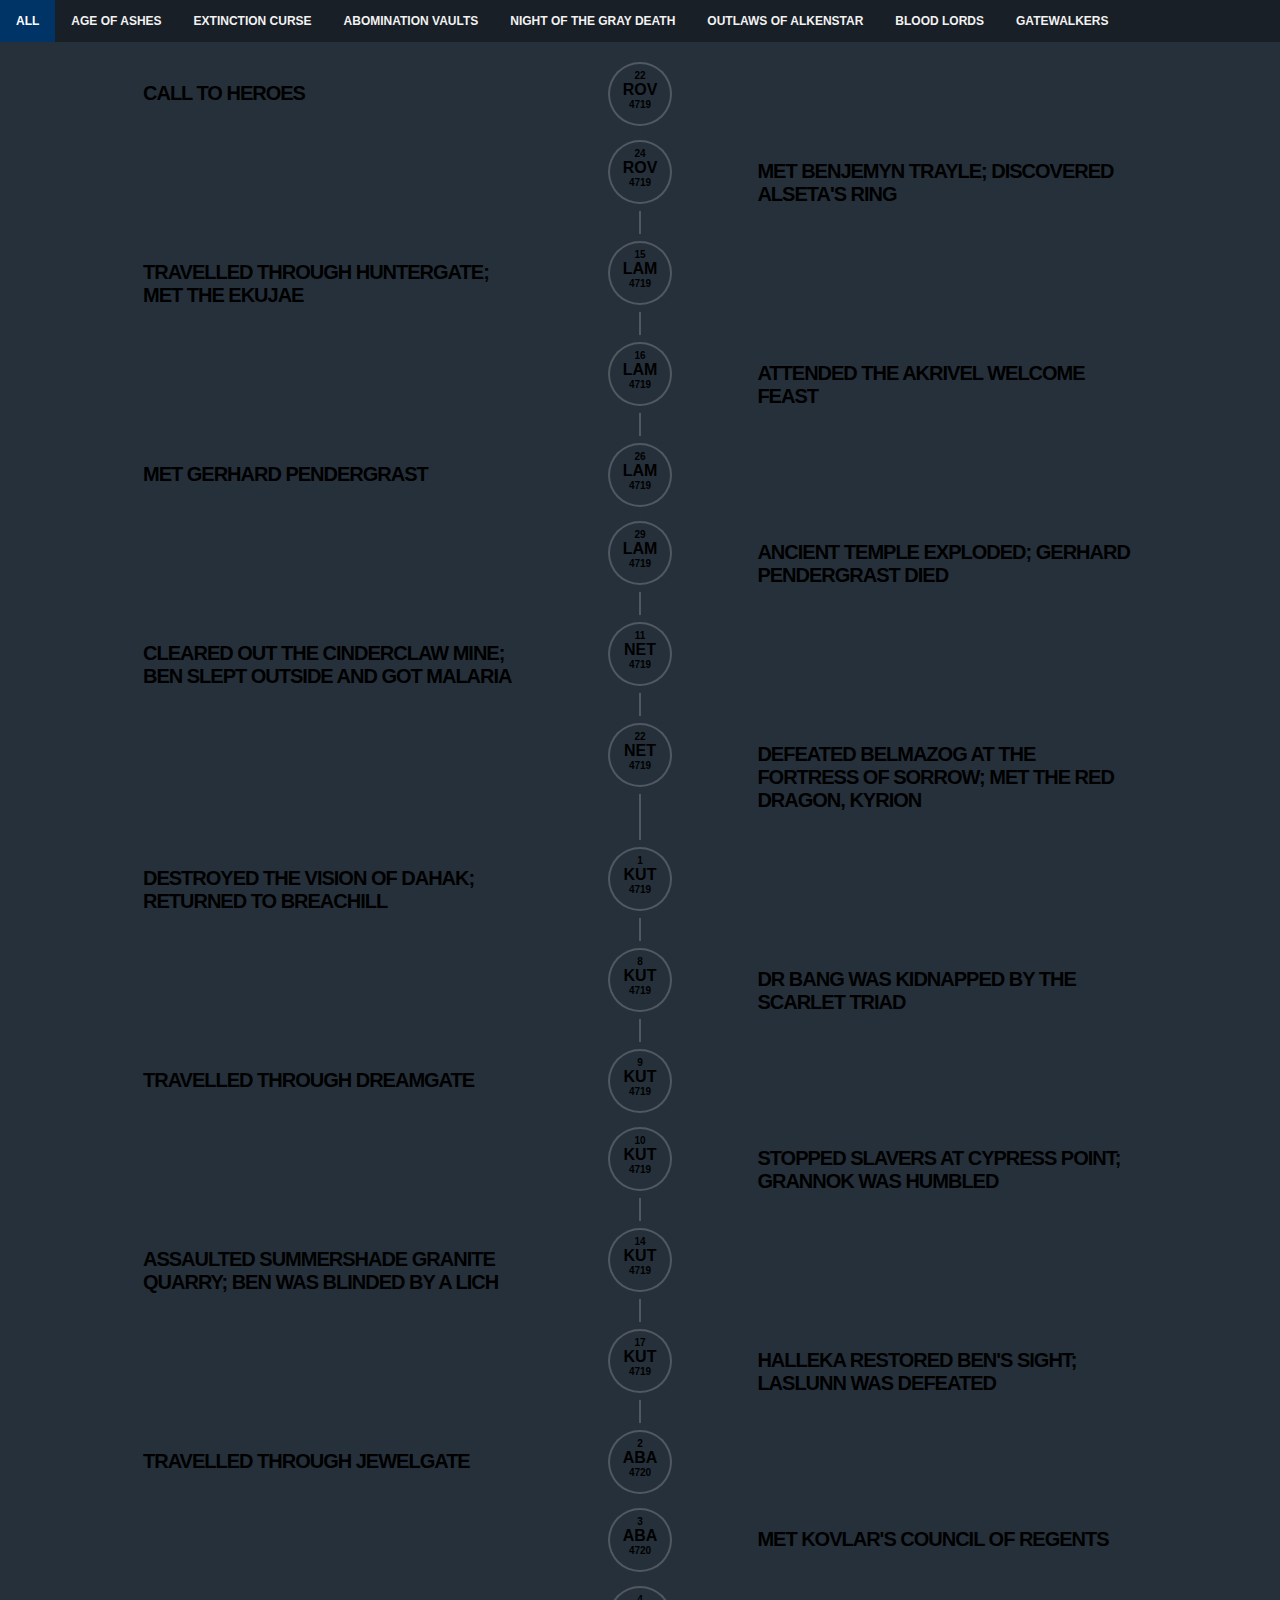
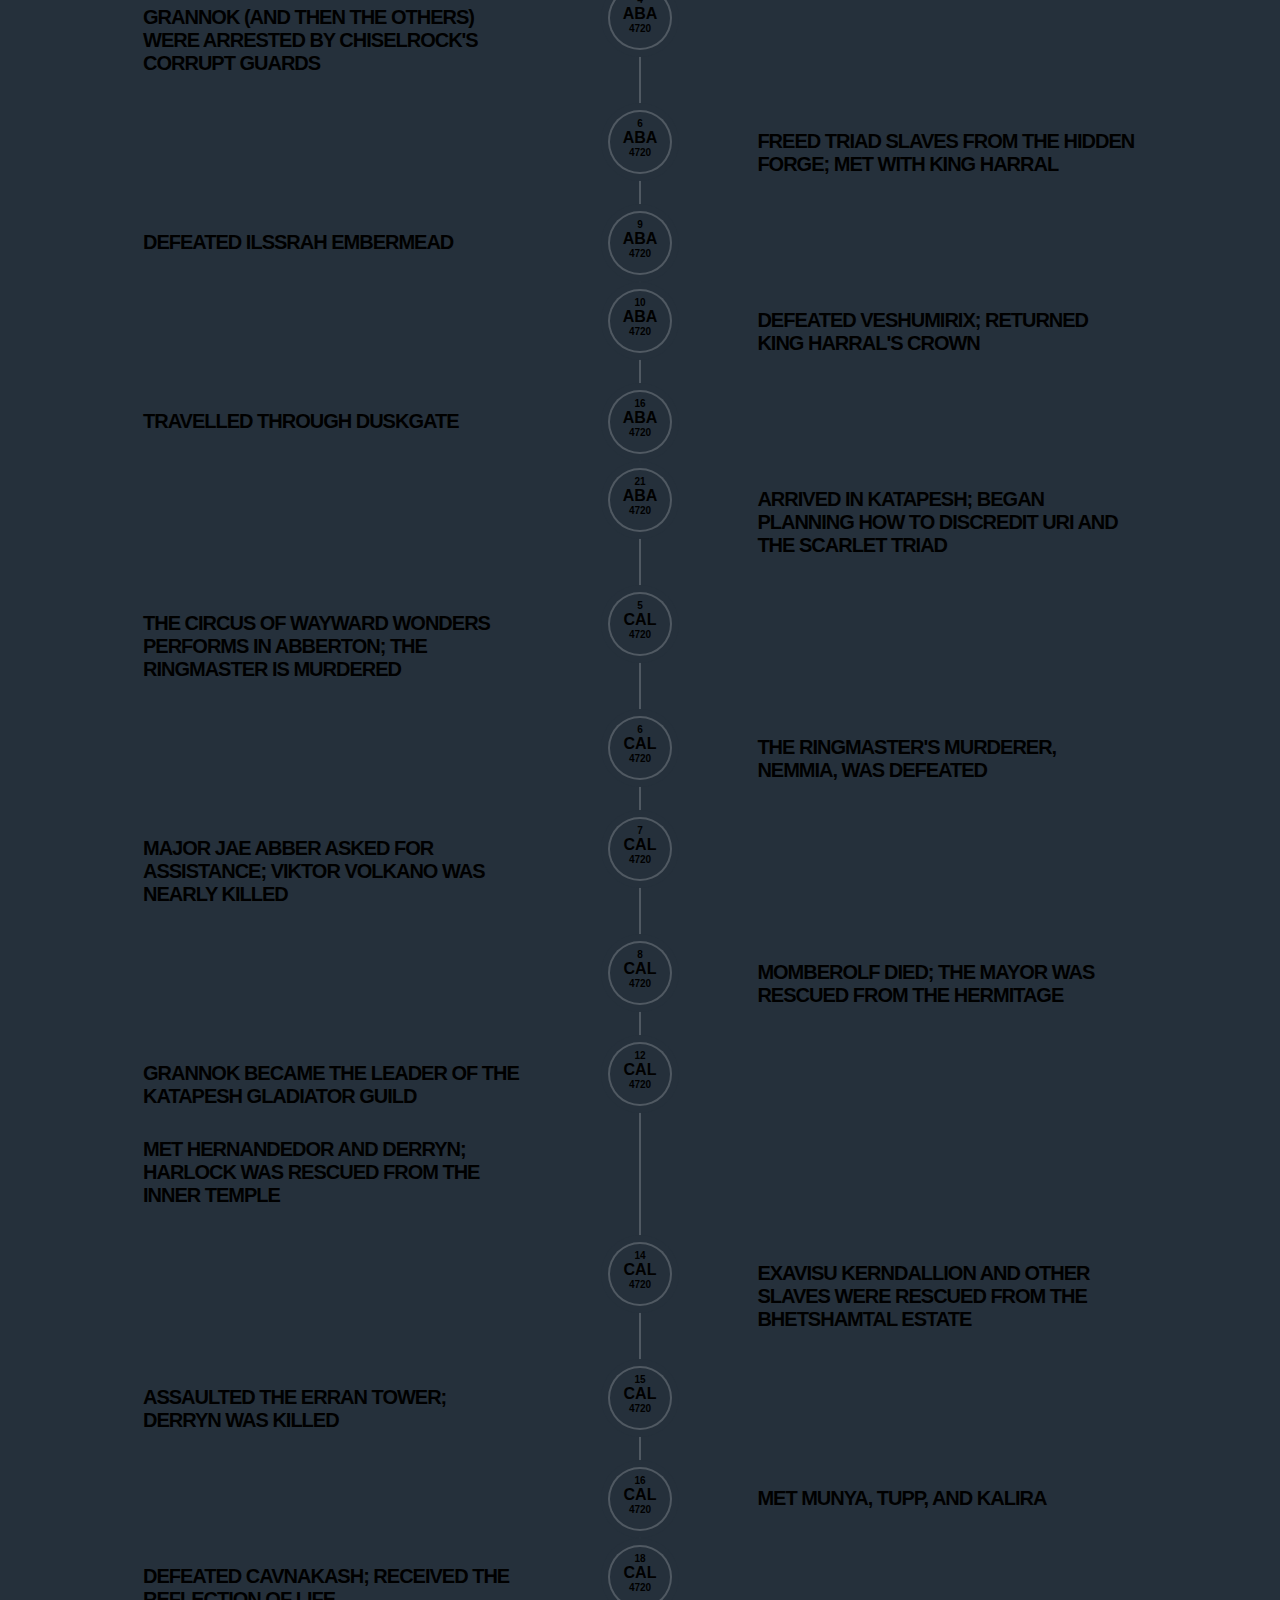
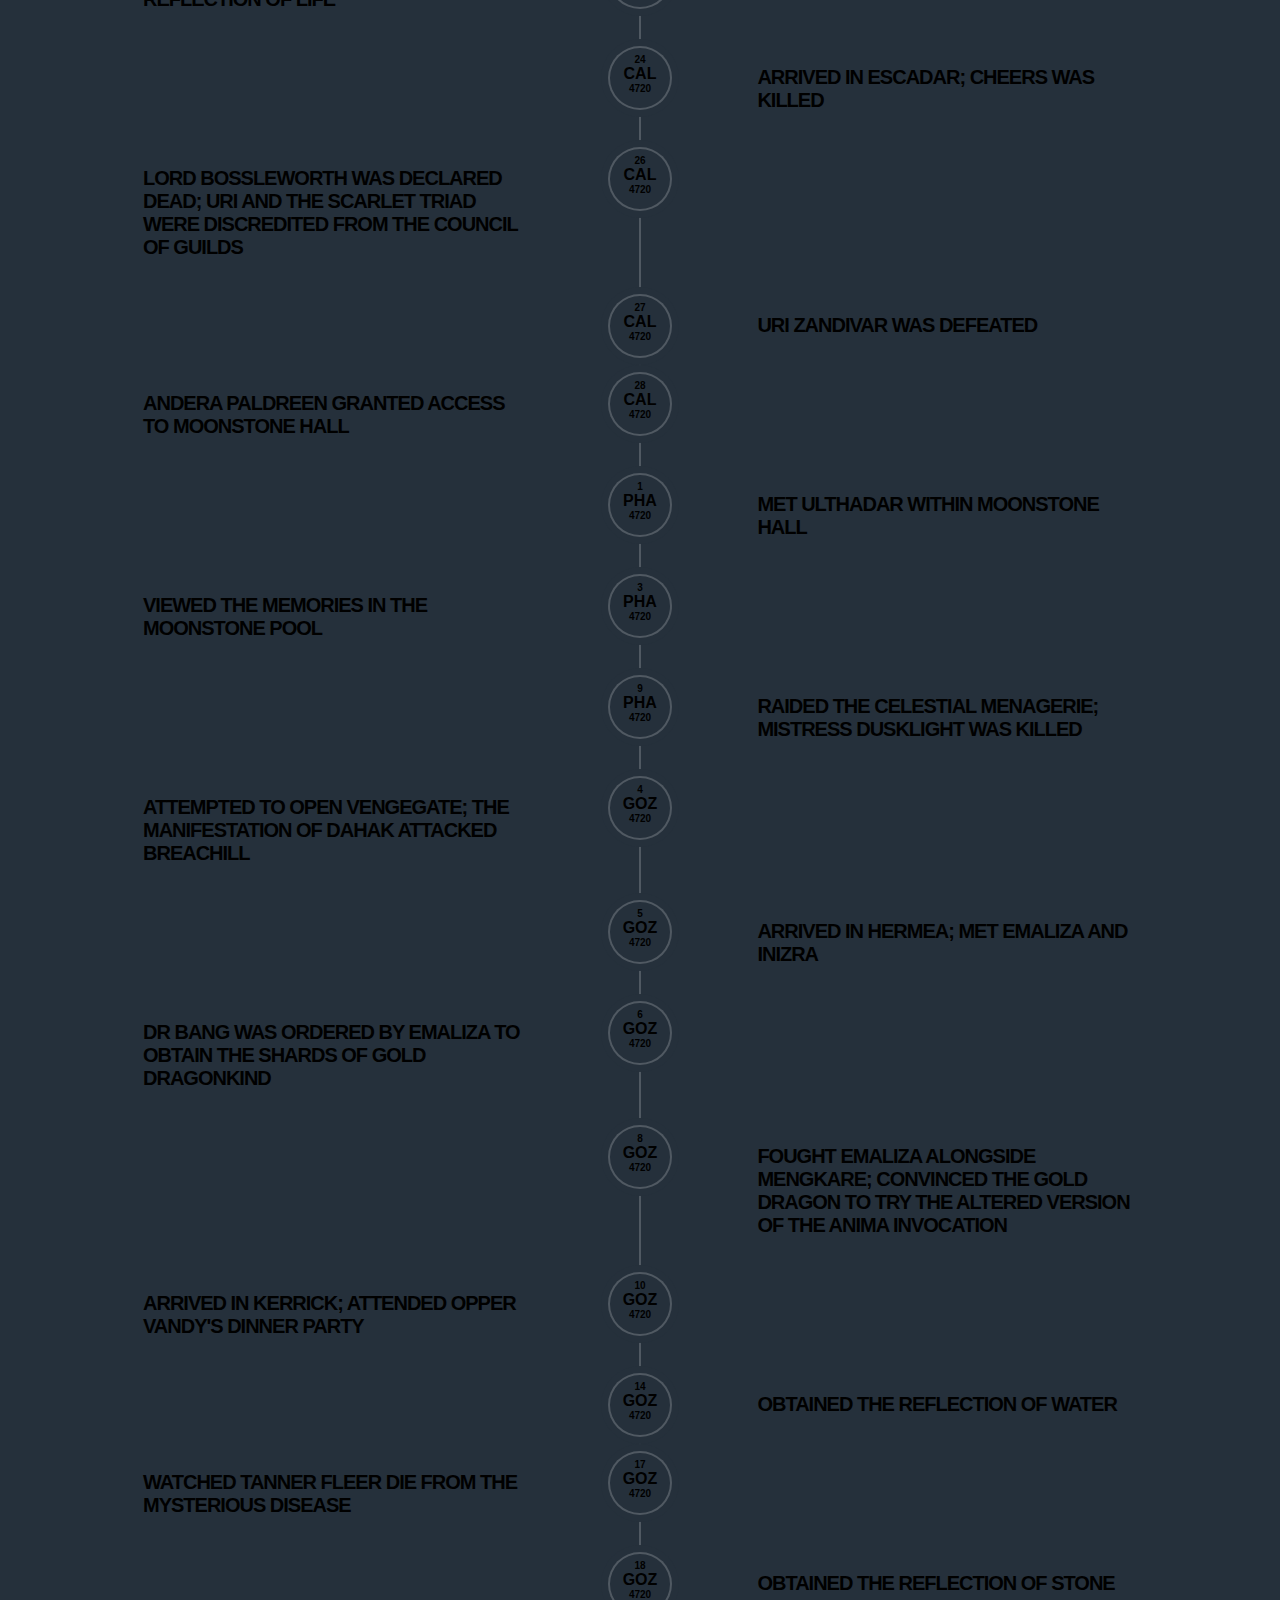
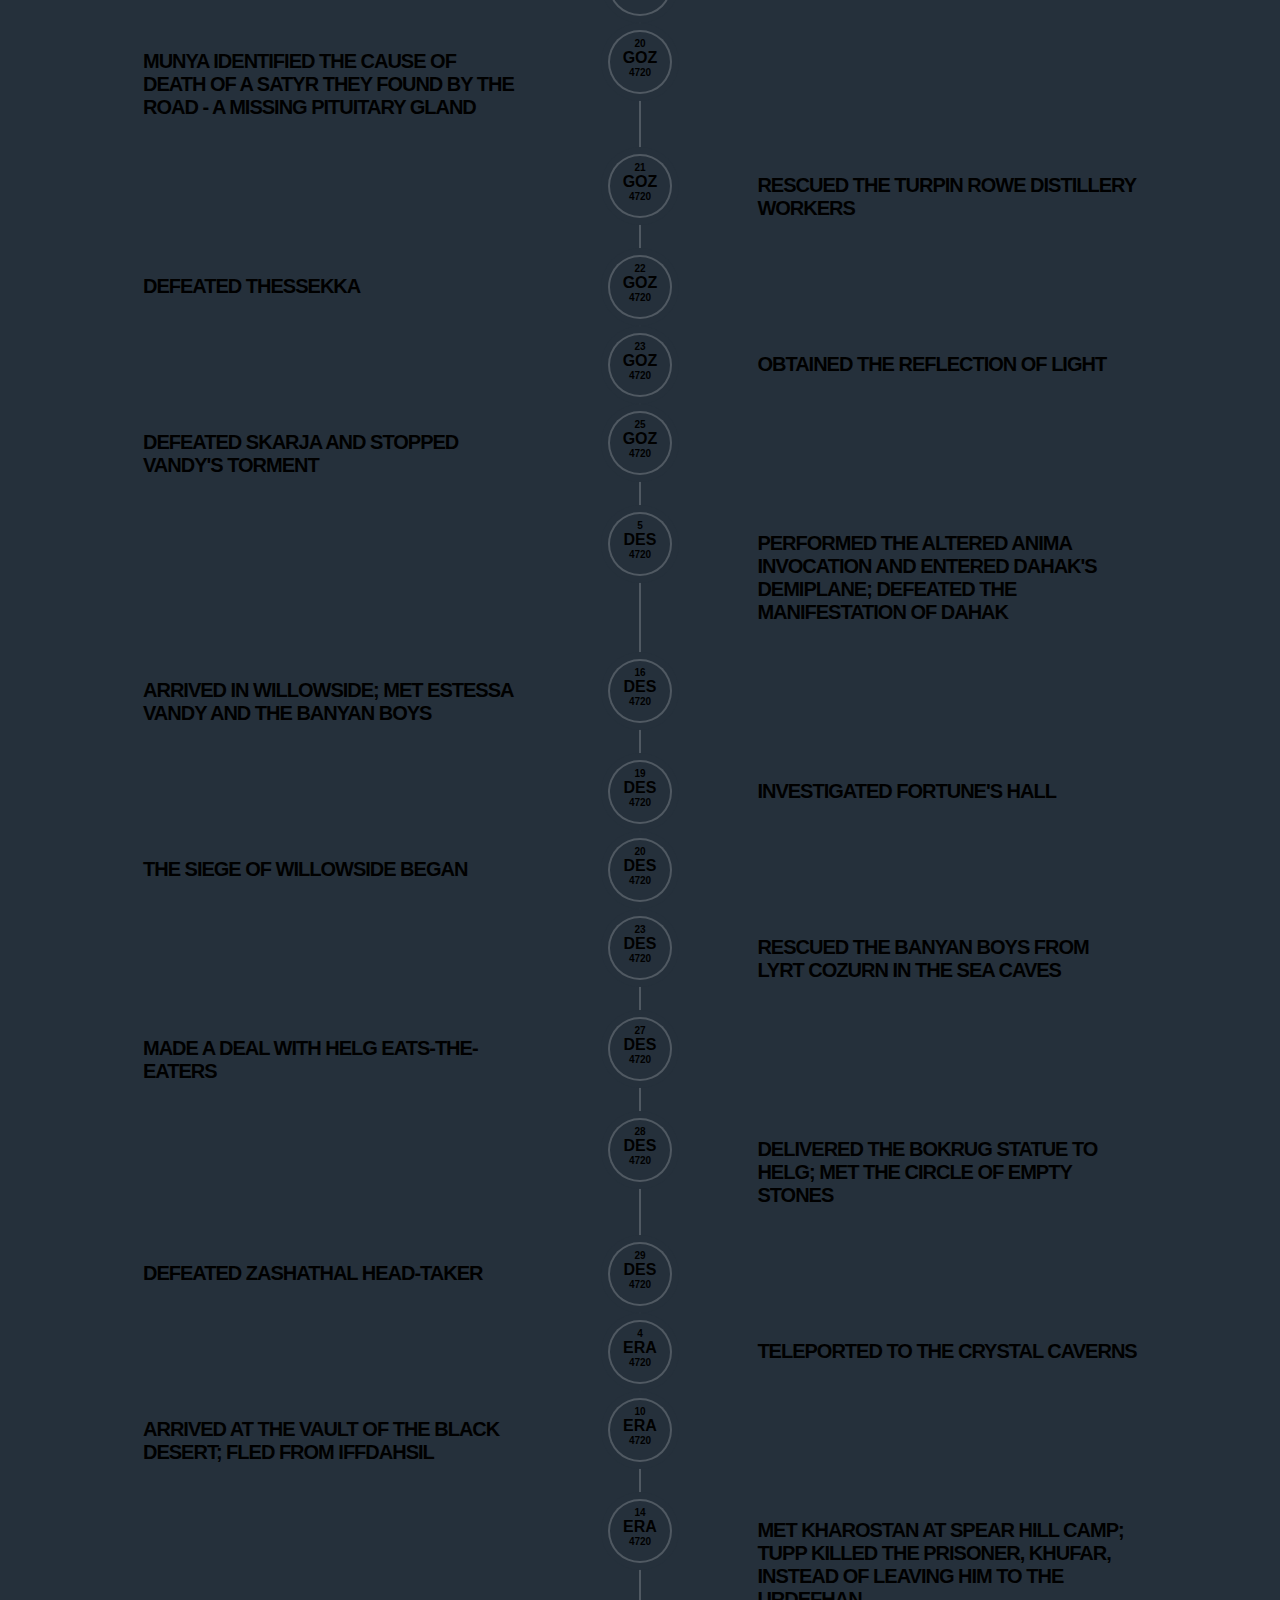
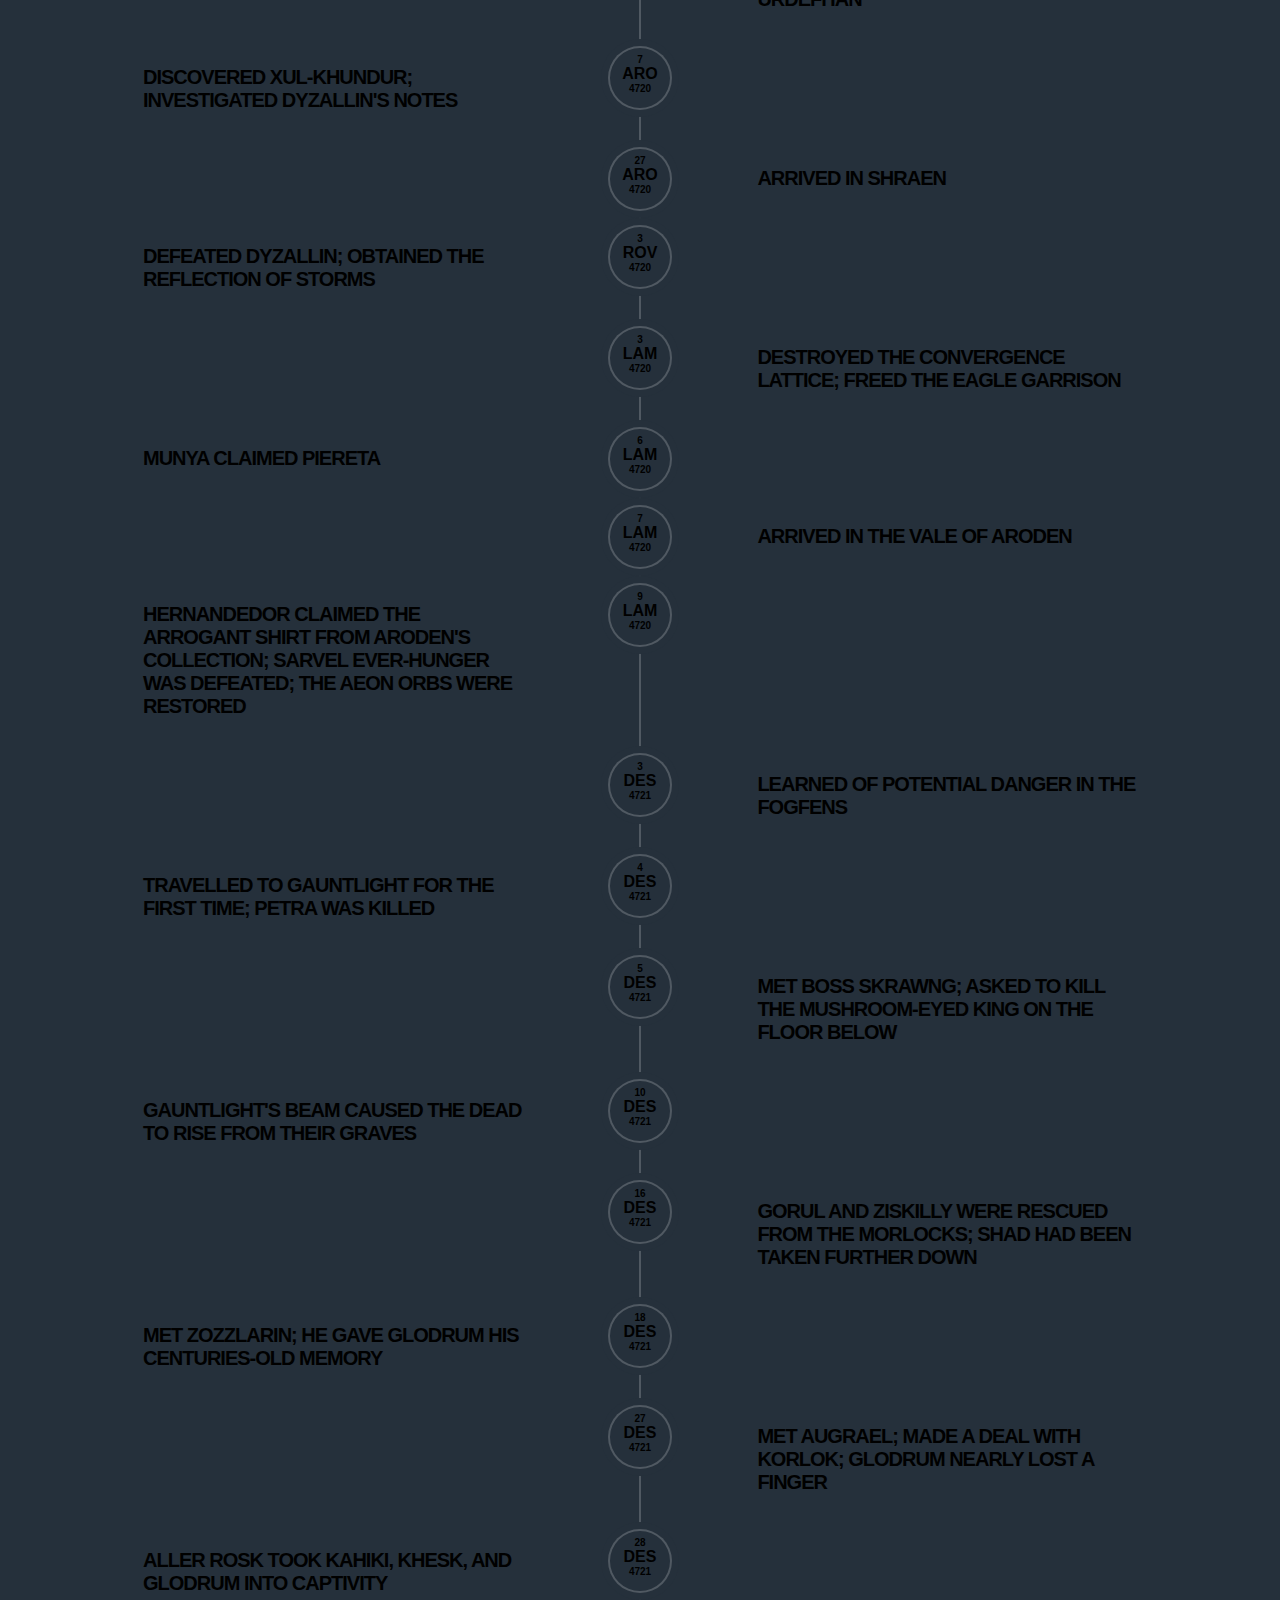
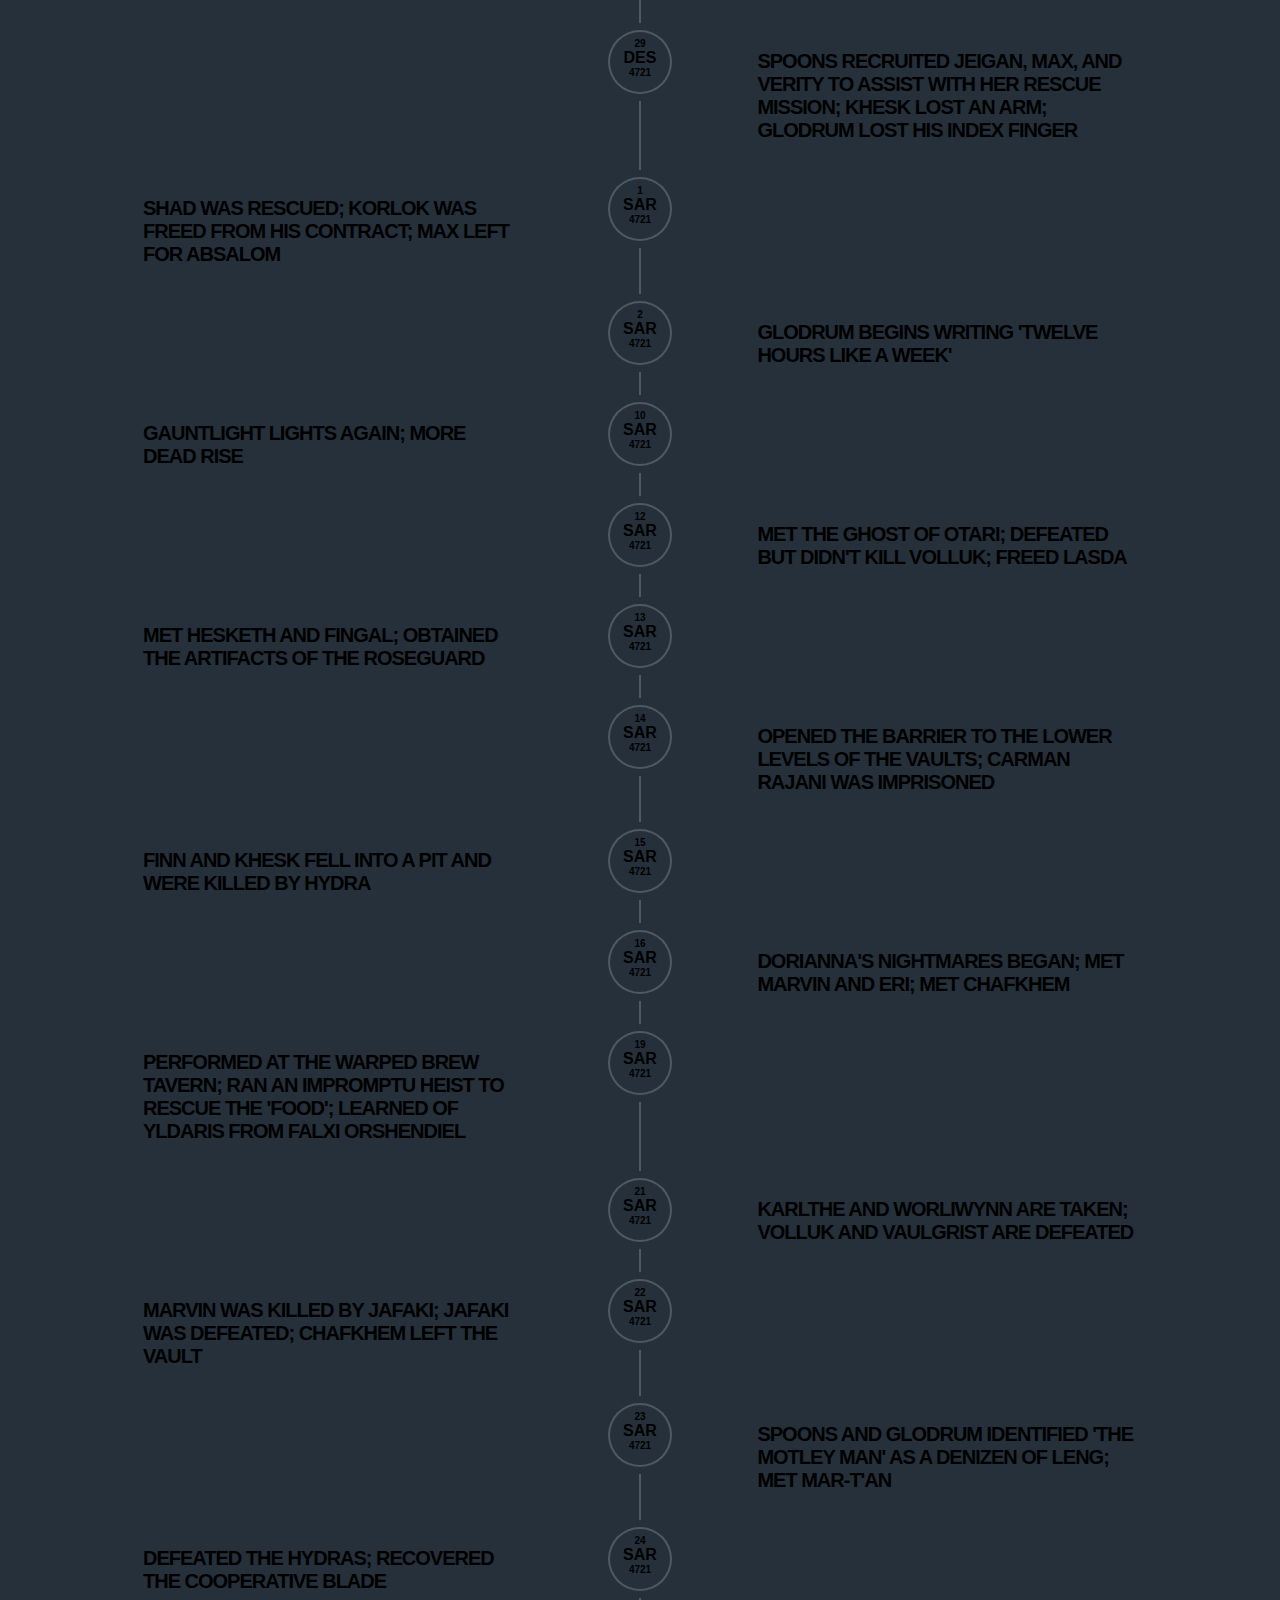
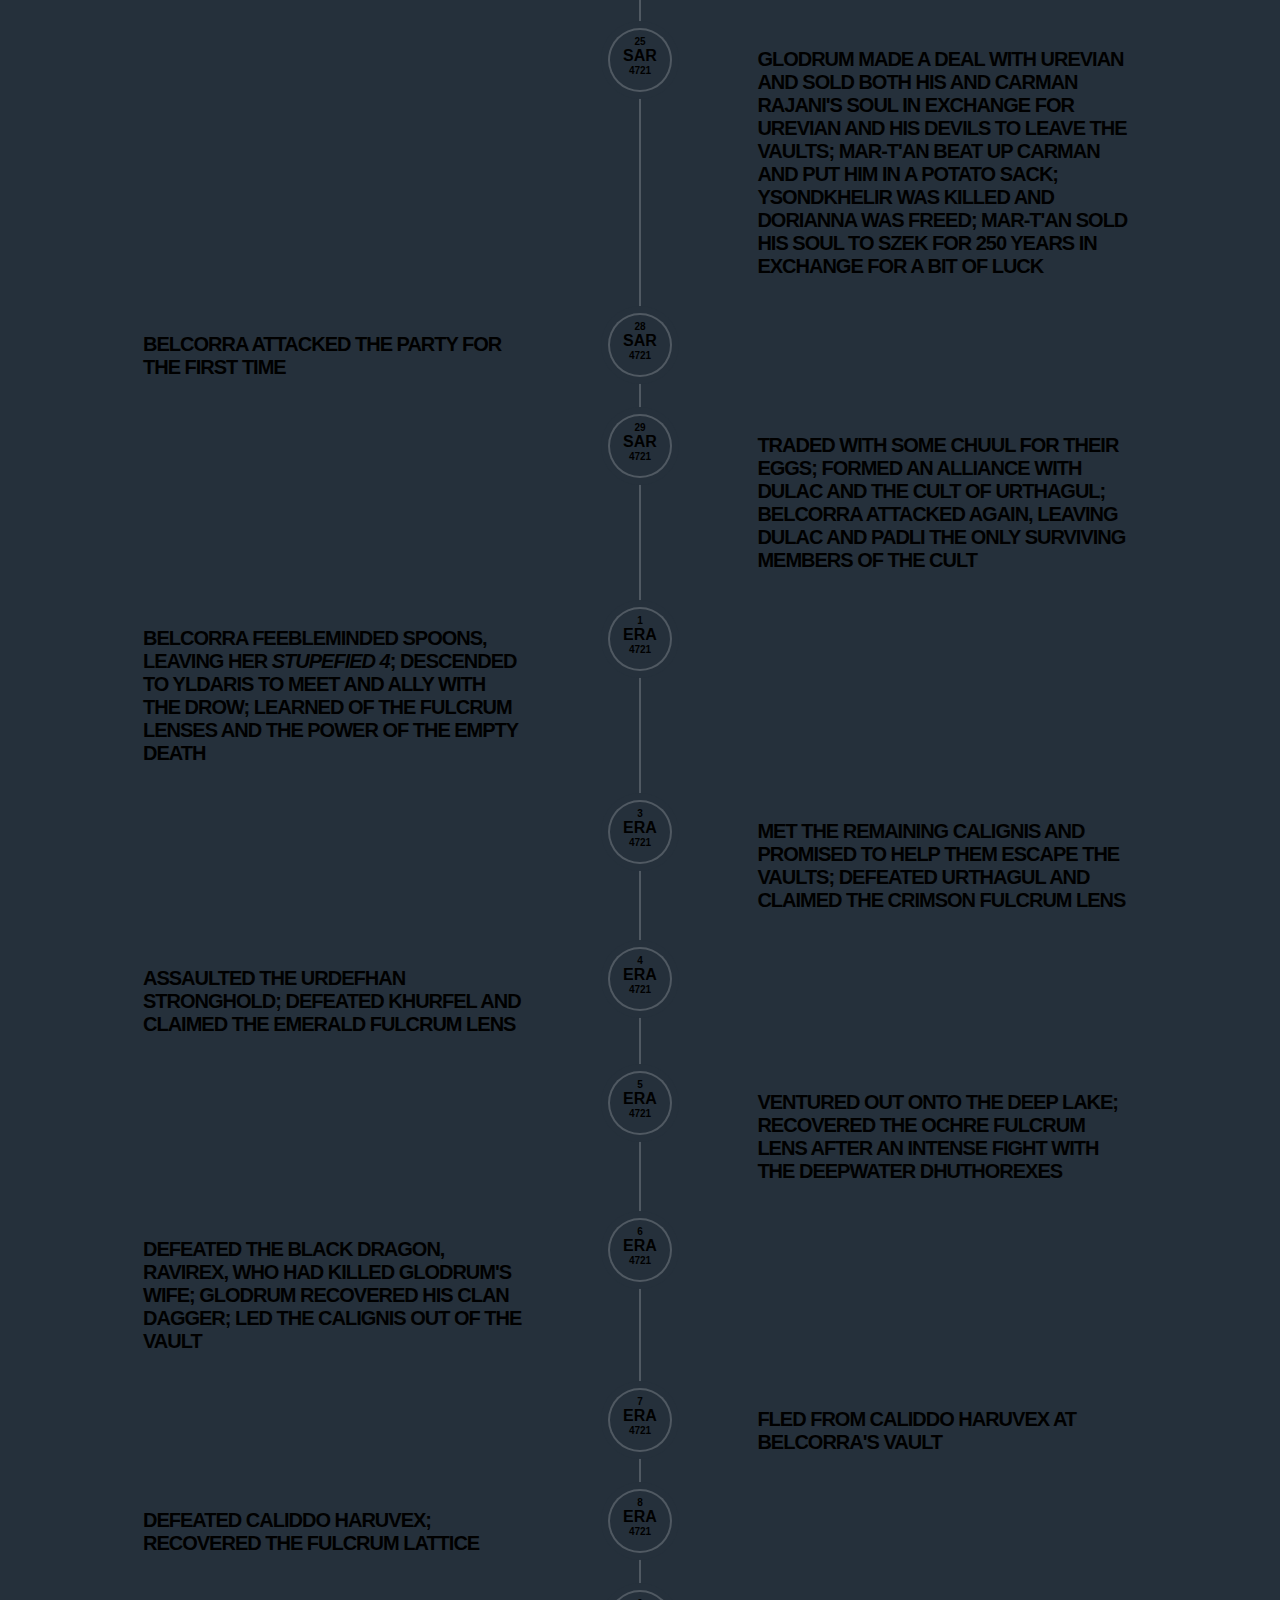
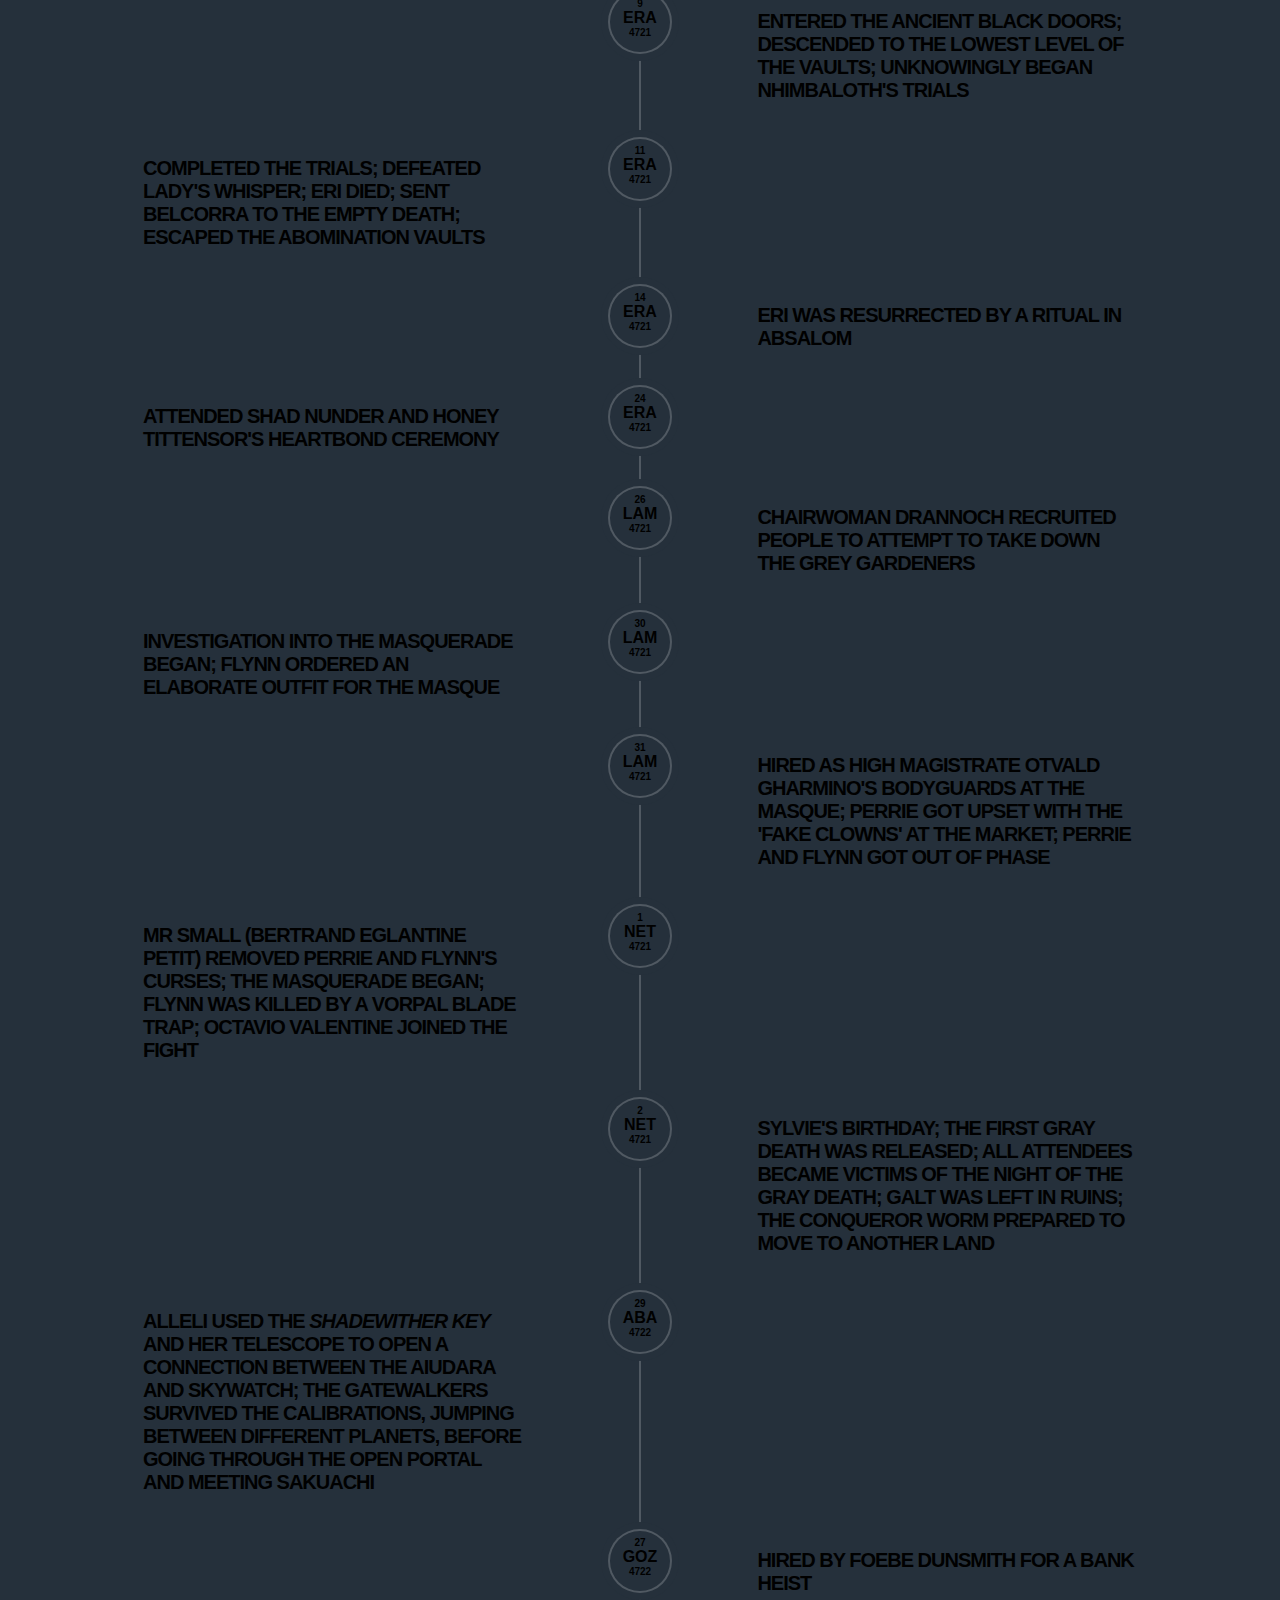
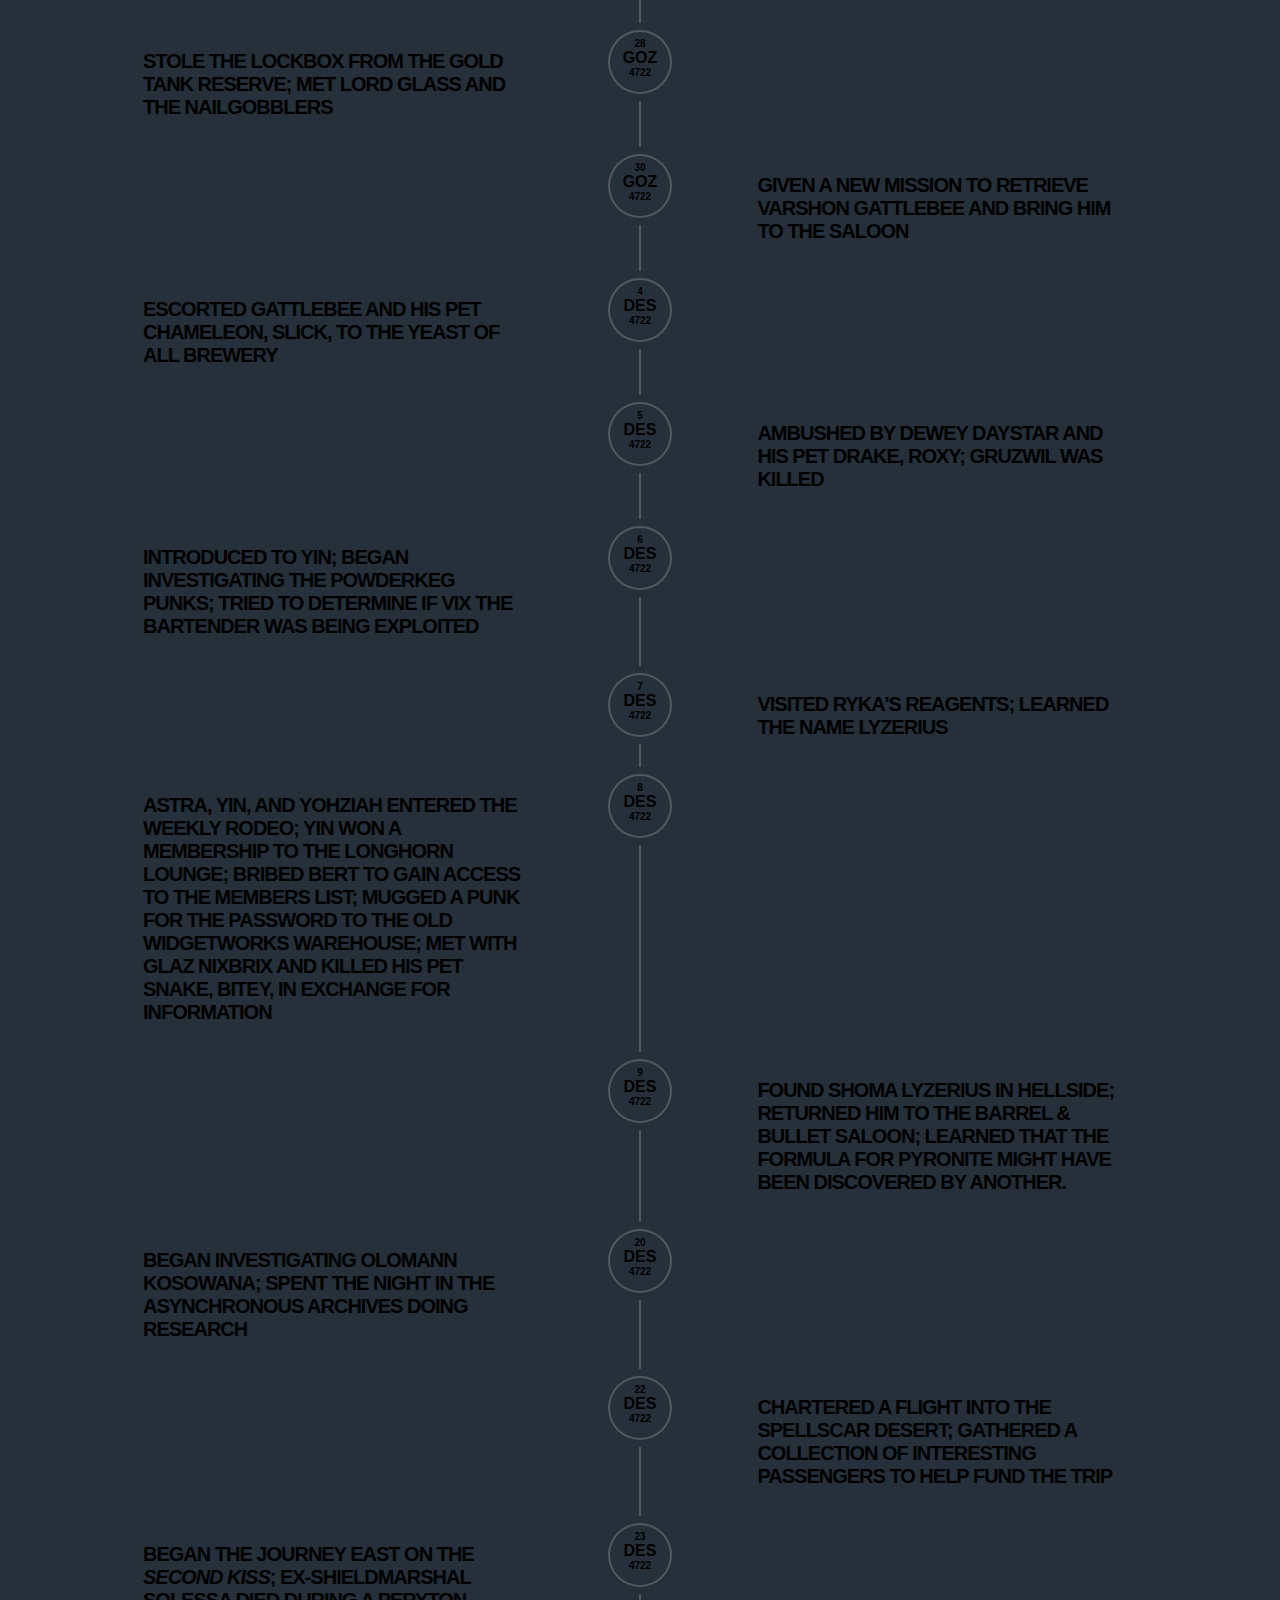
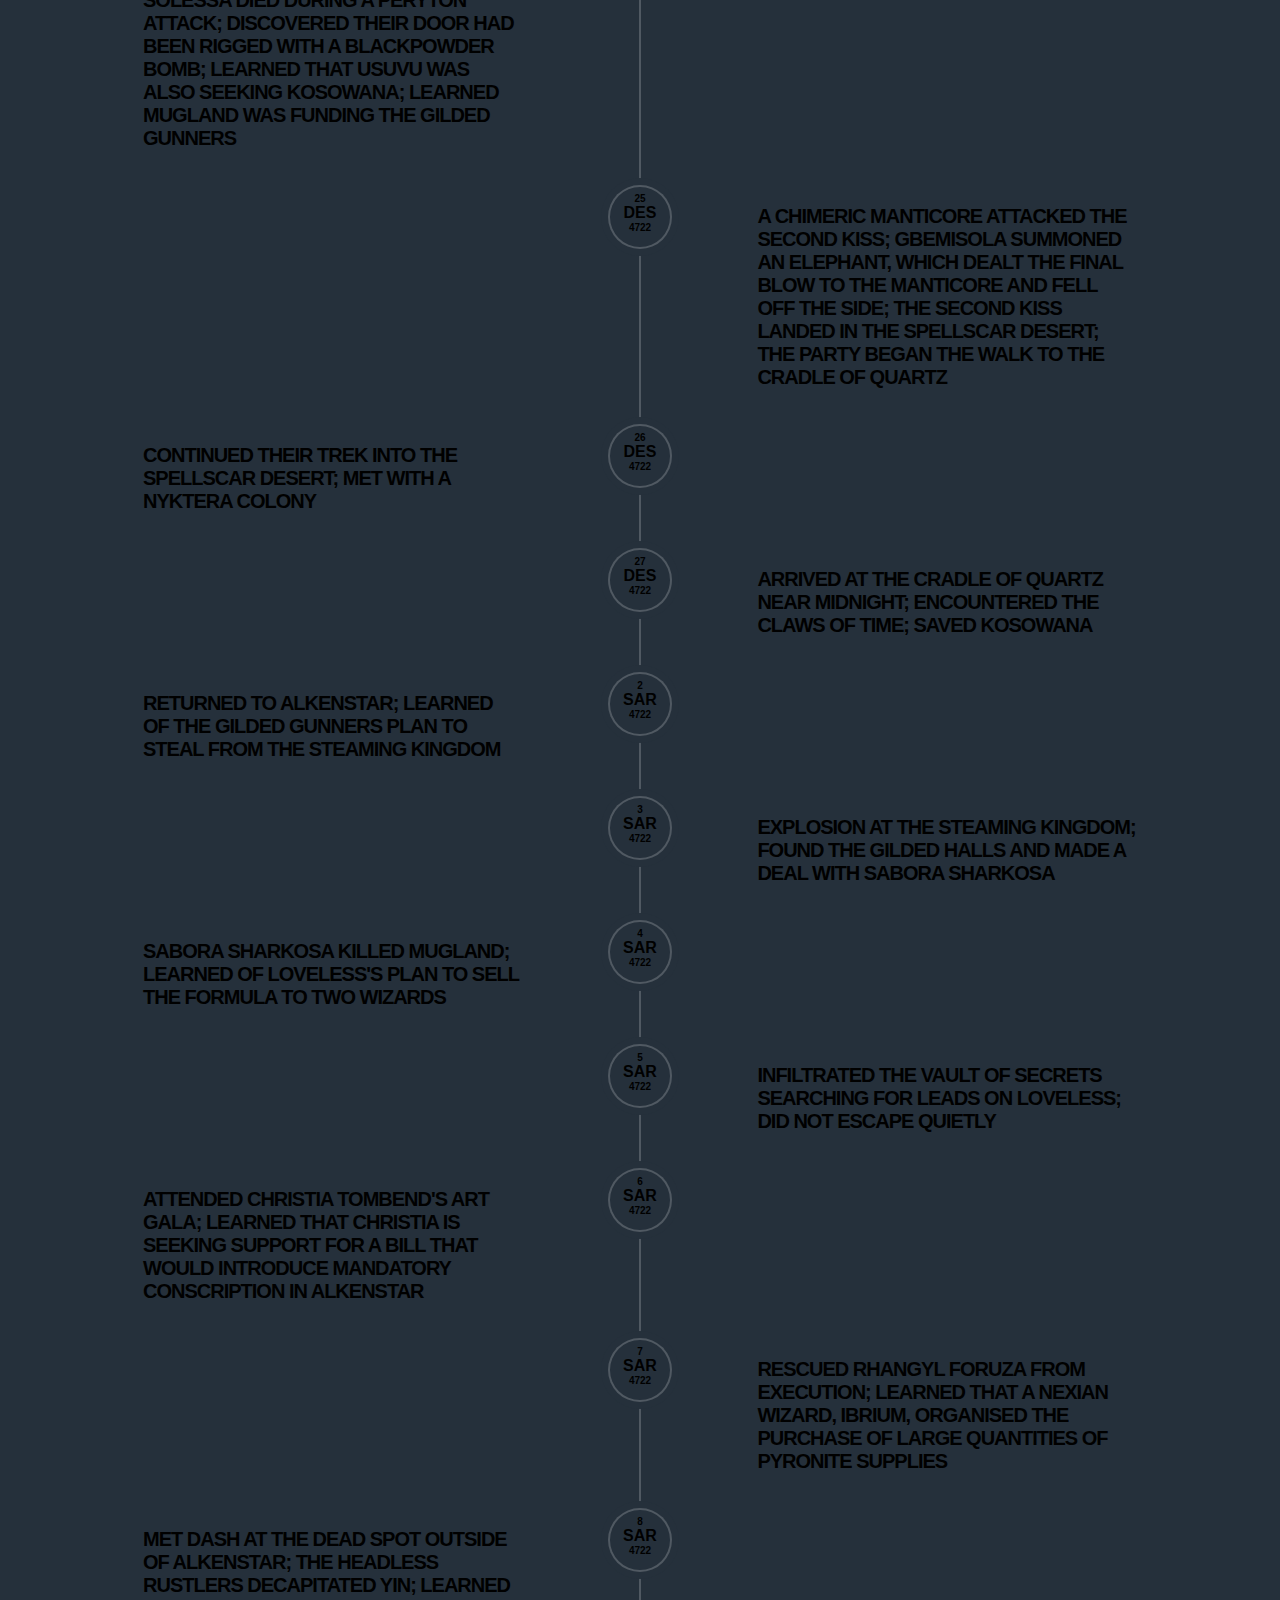
<file: index.html>
<!DOCTYPE html>
<html>
<meta charset="utf-8">
<meta name="viewport" content="width=sevice-width, initial-scale=1">
<link rel="stylesheet" href="css/timeline.css">
<link rel="stylesheet" href="css/topnav.css">
<link rel="stylesheet" href="css/table.css">
<link rel="stylesheet" href="https://cdnjs.cloudflare.com/ajax/libs/font-awesome/4.7.0/css/font-awesome.min.css">
<head>
  <title>Pathfinder Timeline</title>
</head>
<body>
<div class="topnav" id="myTopnav">
  <button onclick='updatePage("all")' class="all-link active">All</button>
  <button onclick='updatePage("aoa")' class="aoa-link">Age of Ashes</button>
  <button onclick='updatePage("ec")' class="ec-link">Extinction Curse</button>
  <button onclick='updatePage("av")' class="av-link">Abomination Vaults</button>
  <button onclick='updatePage("notgd")' class="notgd-link">Night of the Gray Death</button>
  <button onclick='updatePage("ooa")' class="ooa-link">Outlaws of Alkenstar</button>
  <button onclick='updatePage("bl")' class="bl-link">Blood Lords</button>
  <button onclick='updatePage("gw")' class="gw-link">Gatewalkers</button>
  <button href="javascript:void(0);" class="icon" onclick="topNav()">
    <i class="fa fa-bars"></i>
  </button>
</div>
<section id="characters">
</section>
<section id="timeline">
</section>
<script src="js/timeline.js"></script>
<script>
function topNav() {
  var x = document.getElementById("myTopnav");
  if (x.className === "topnav") {
    x.className += " responsive";
  } else {
    x.className = "topnav";
  }
}
</script>
</body>
</html>
</file>
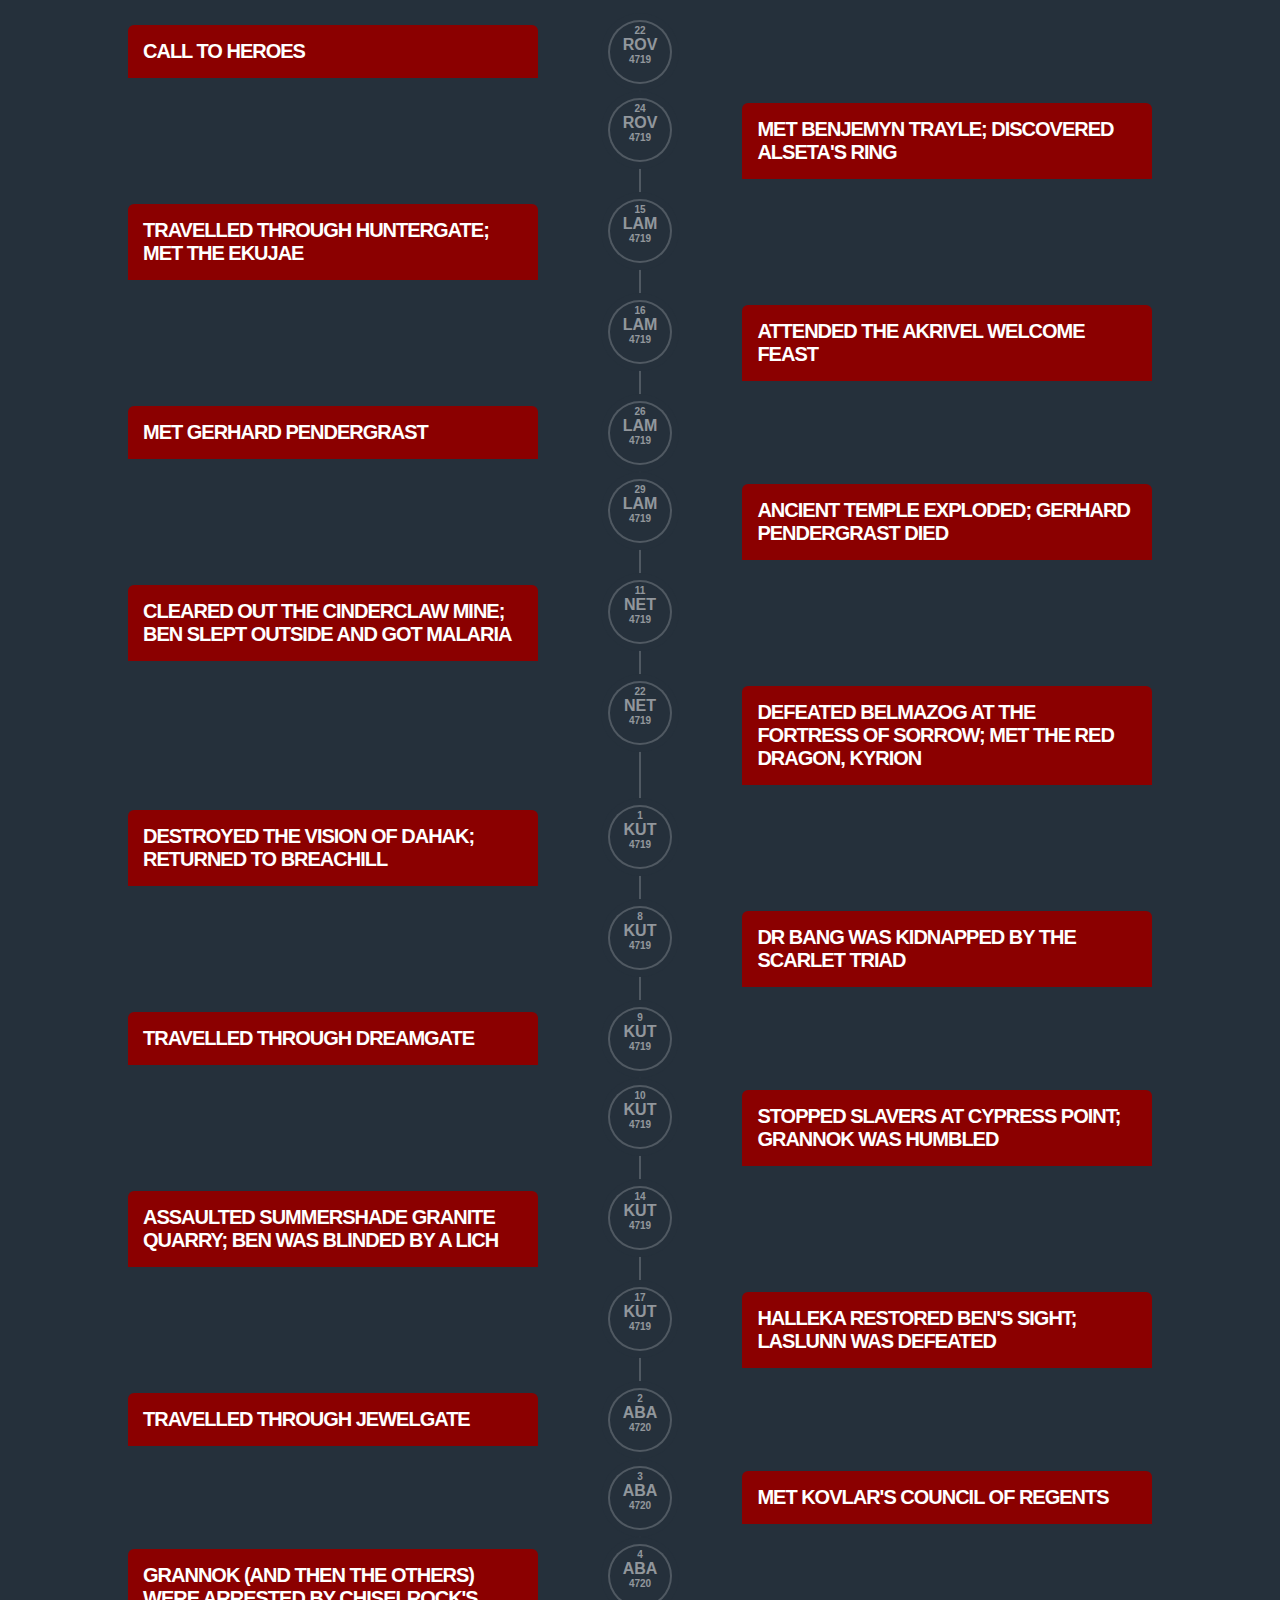
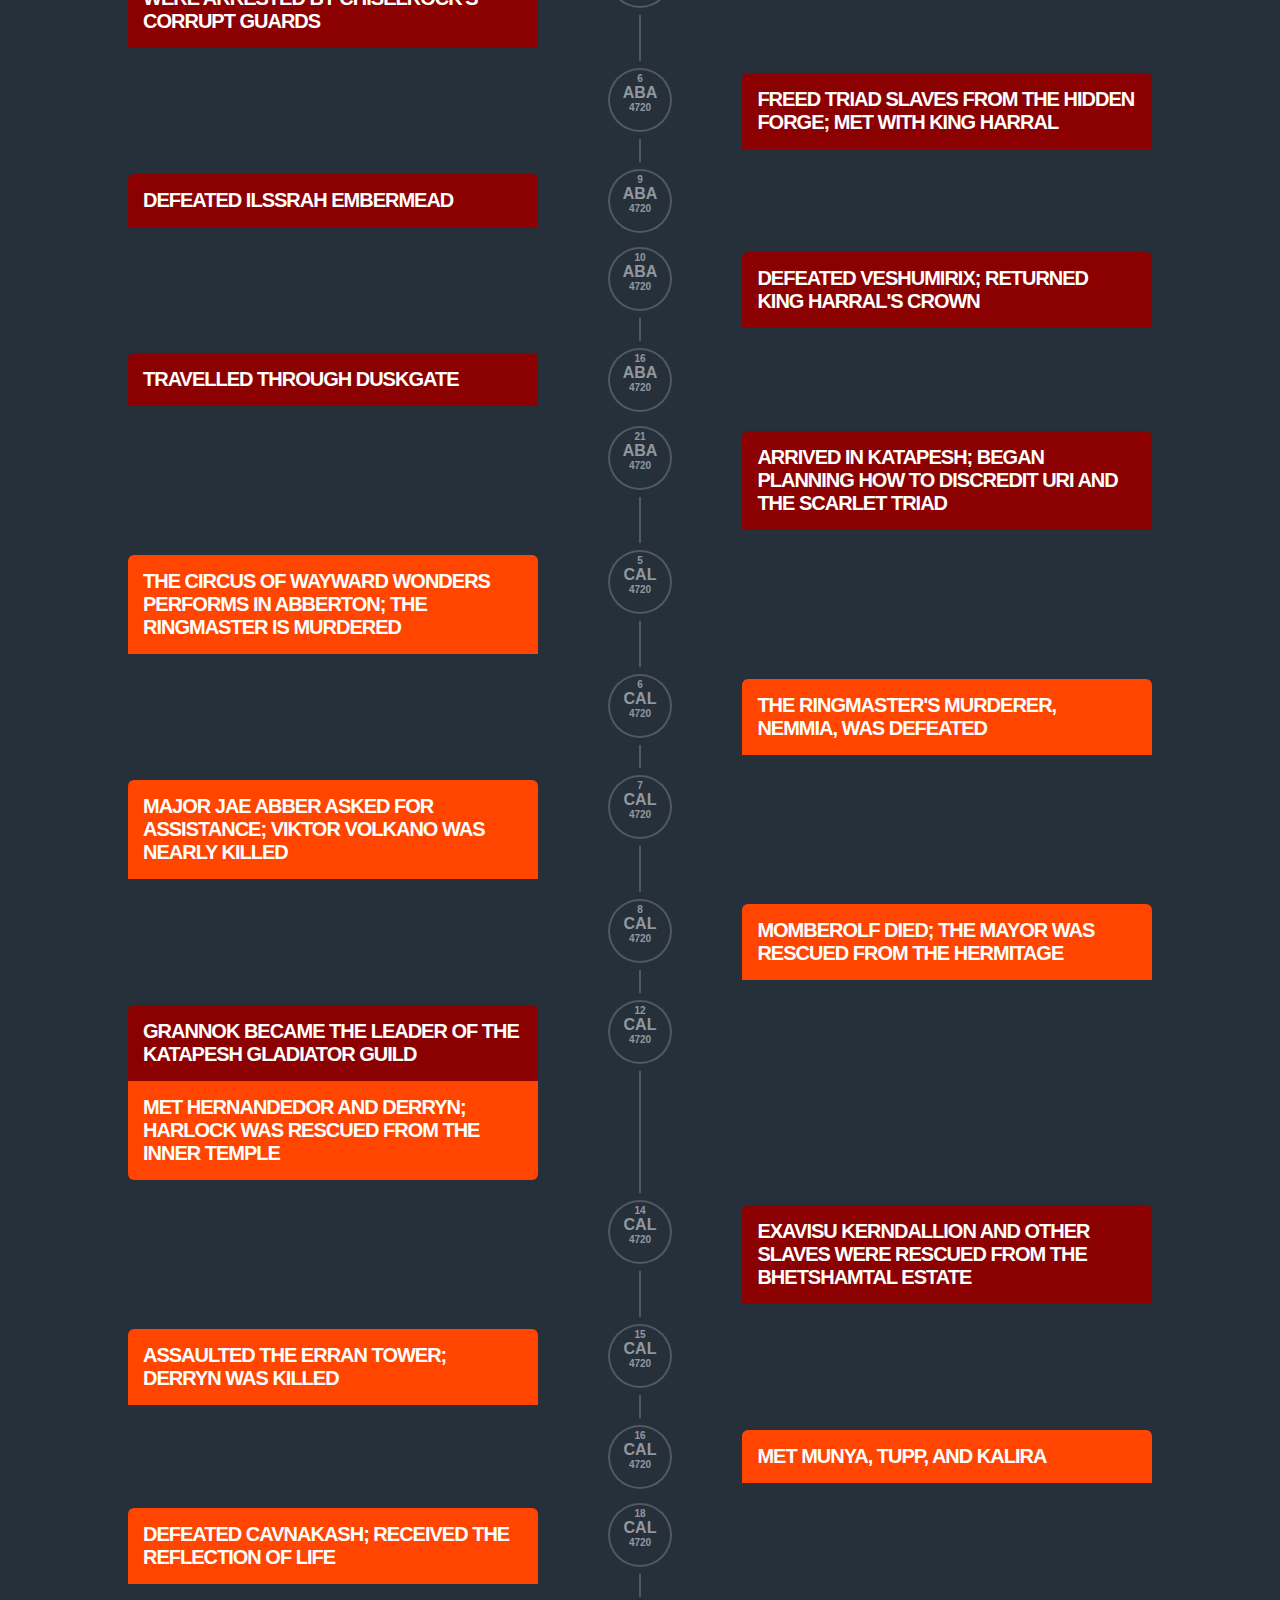
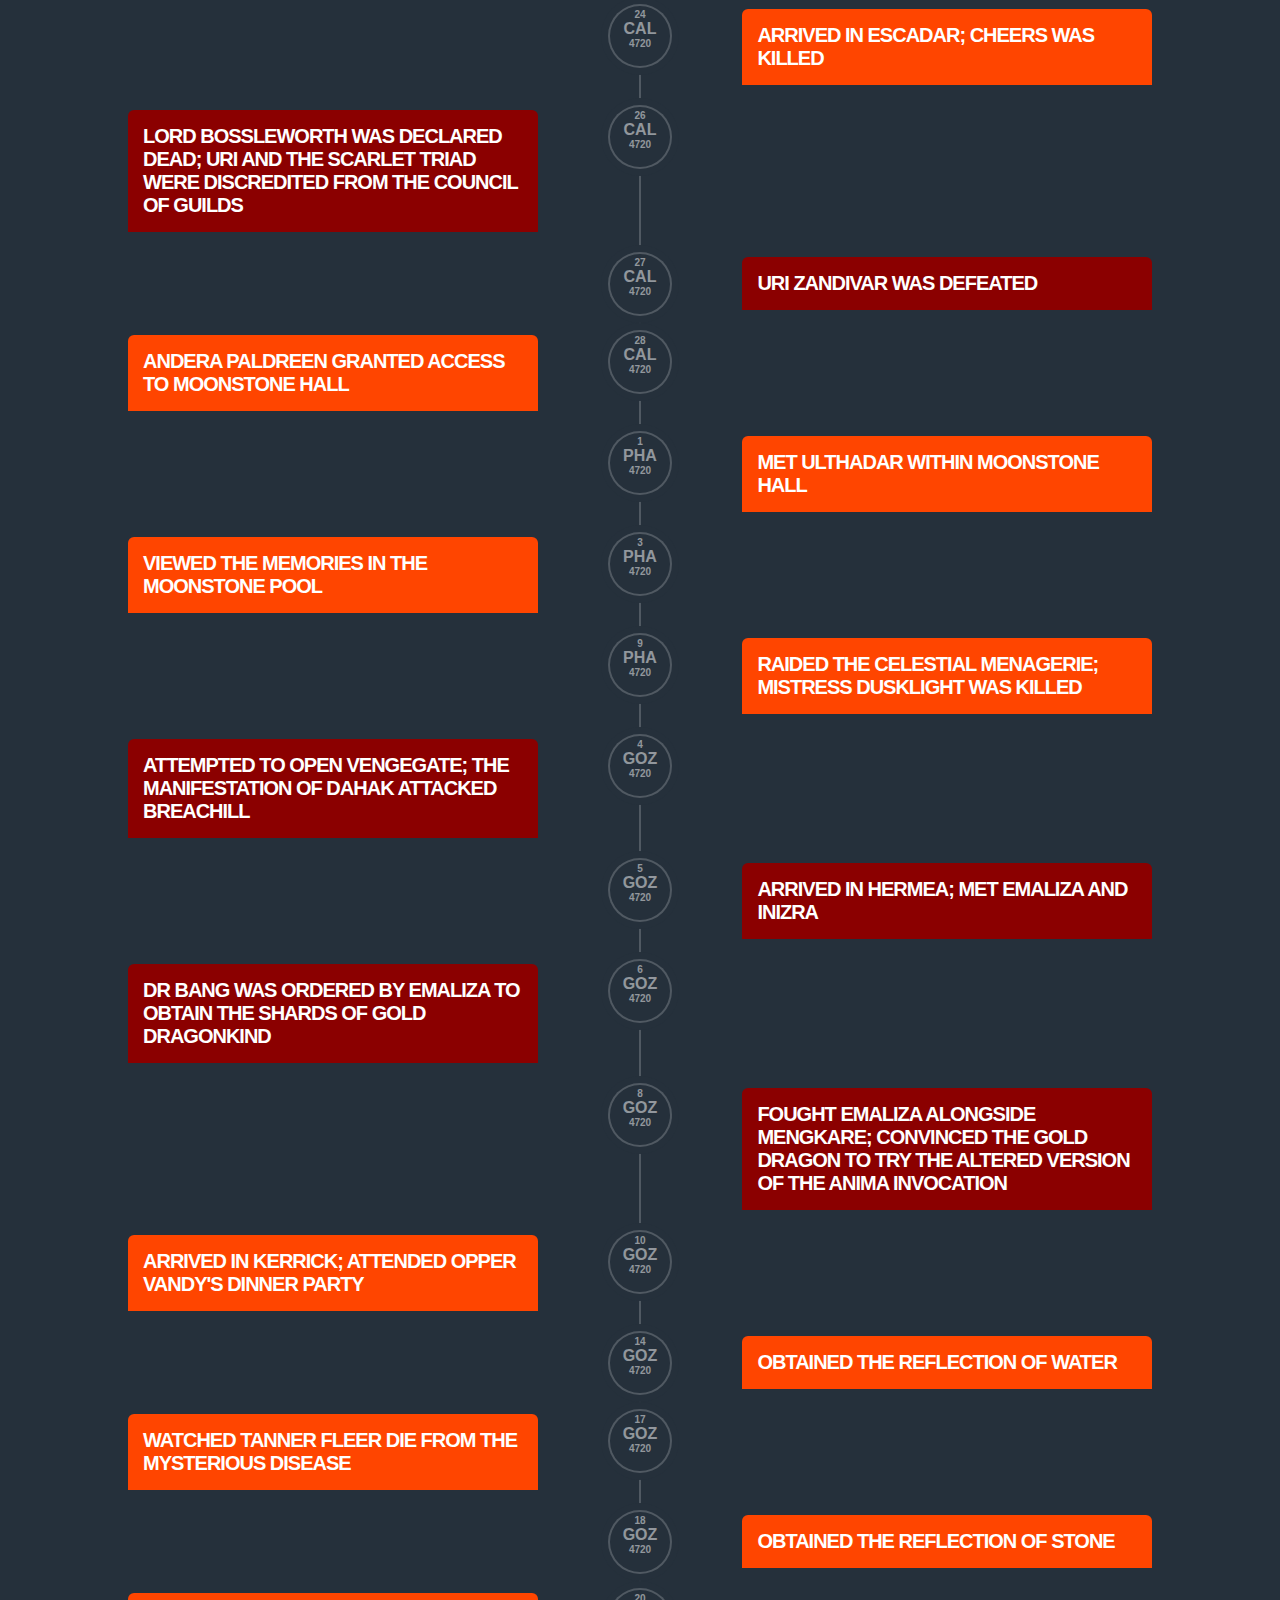
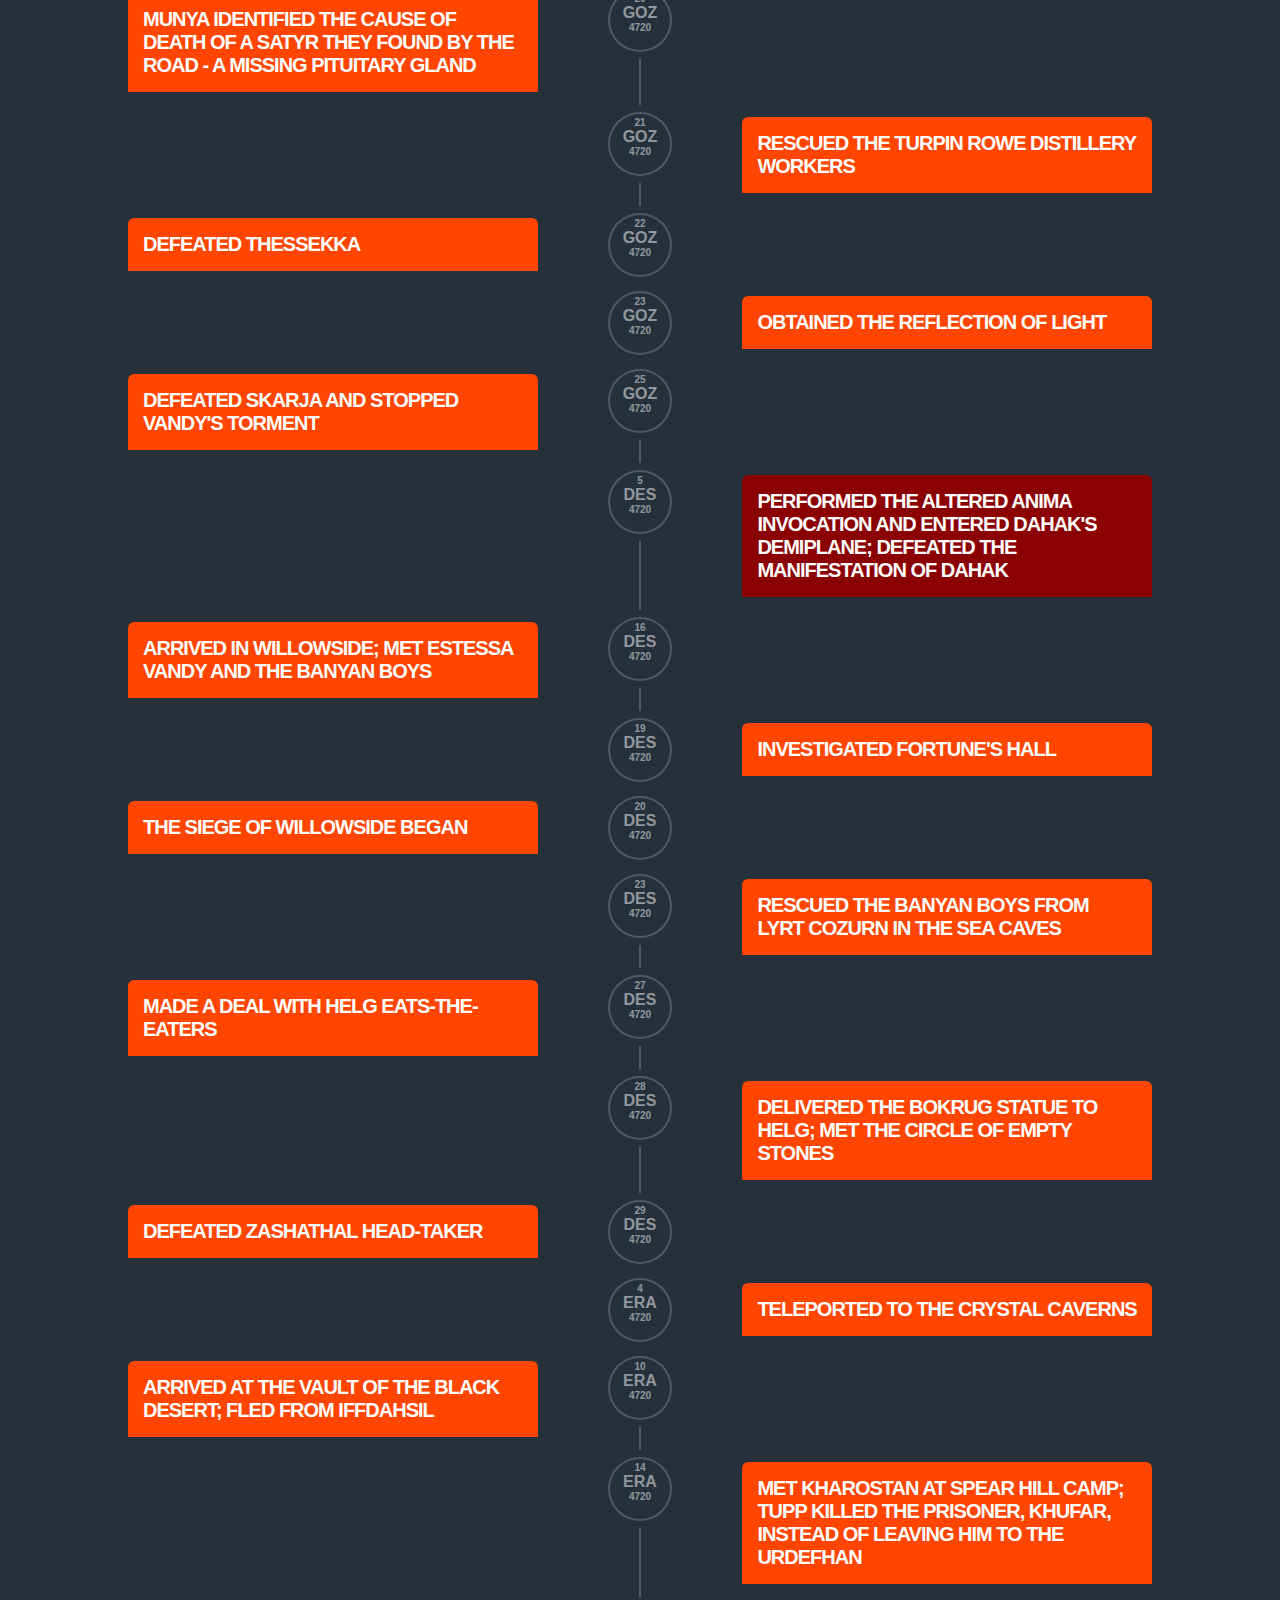
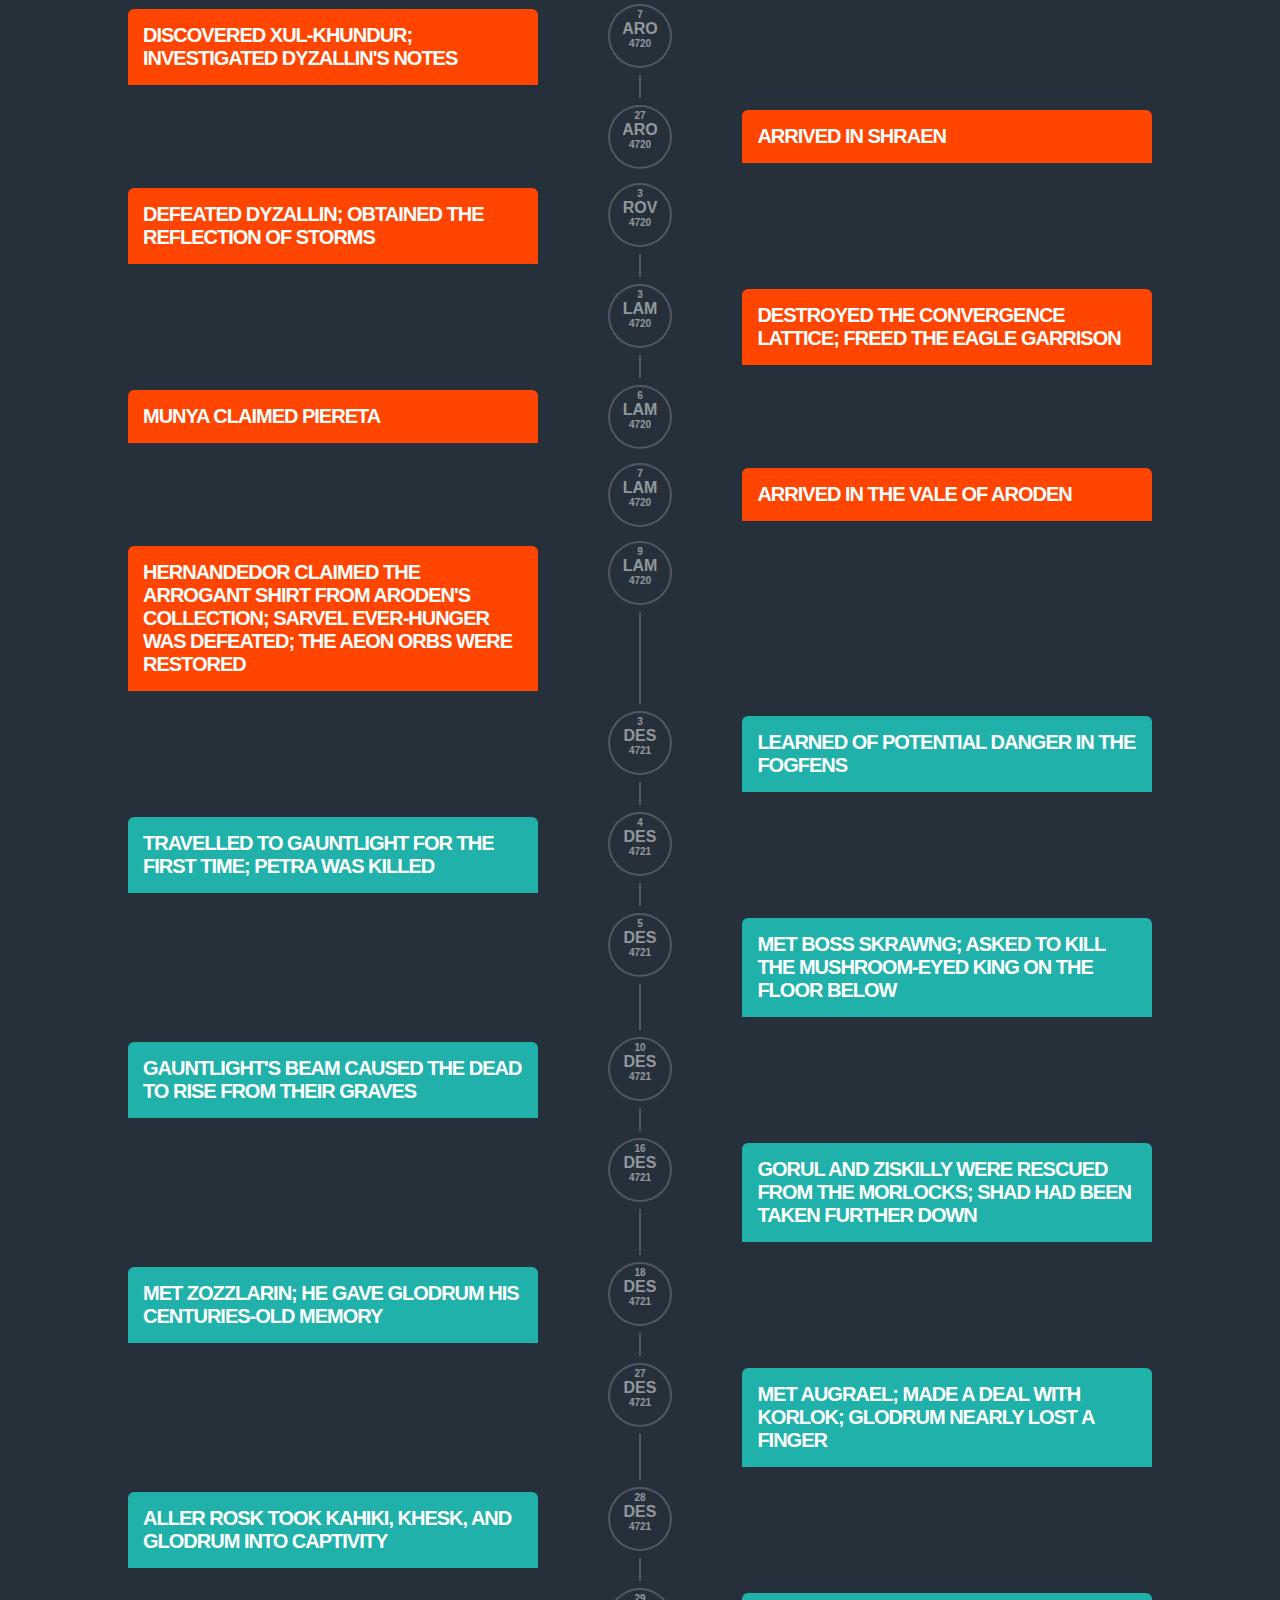
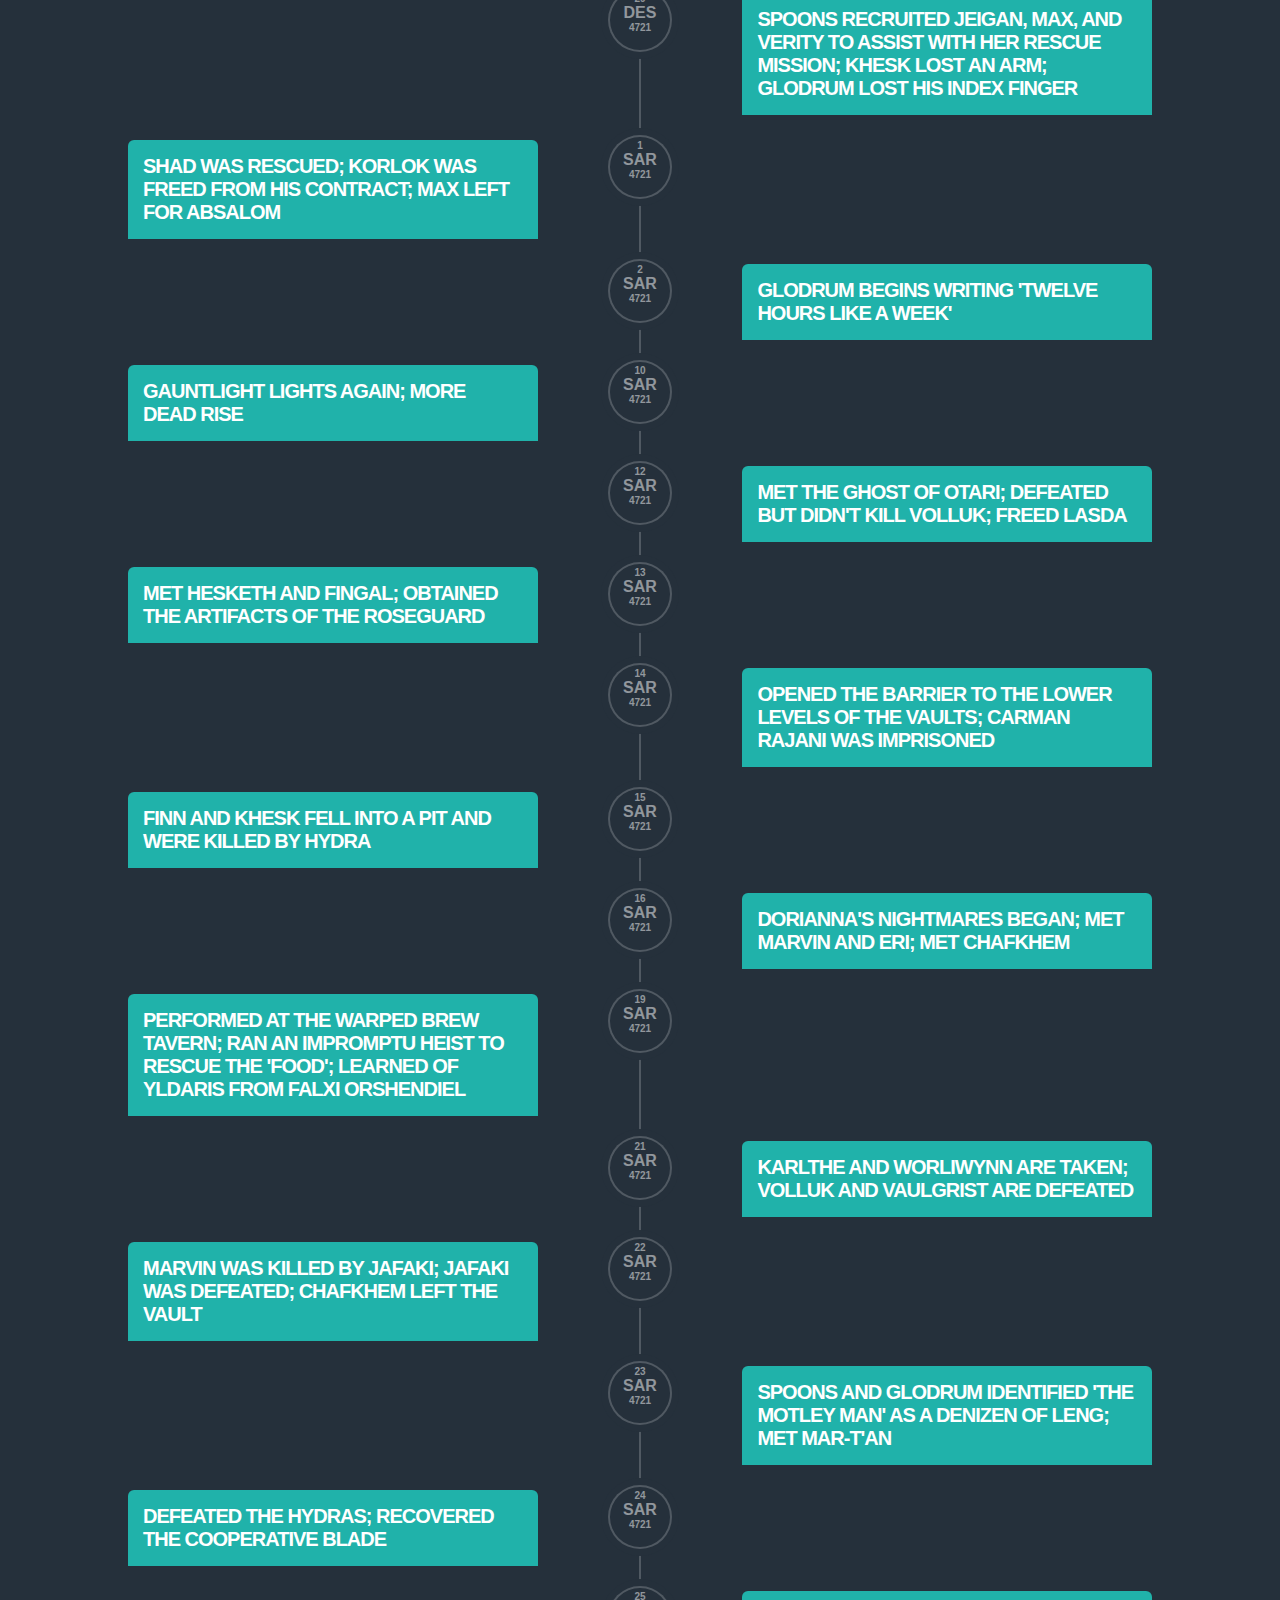
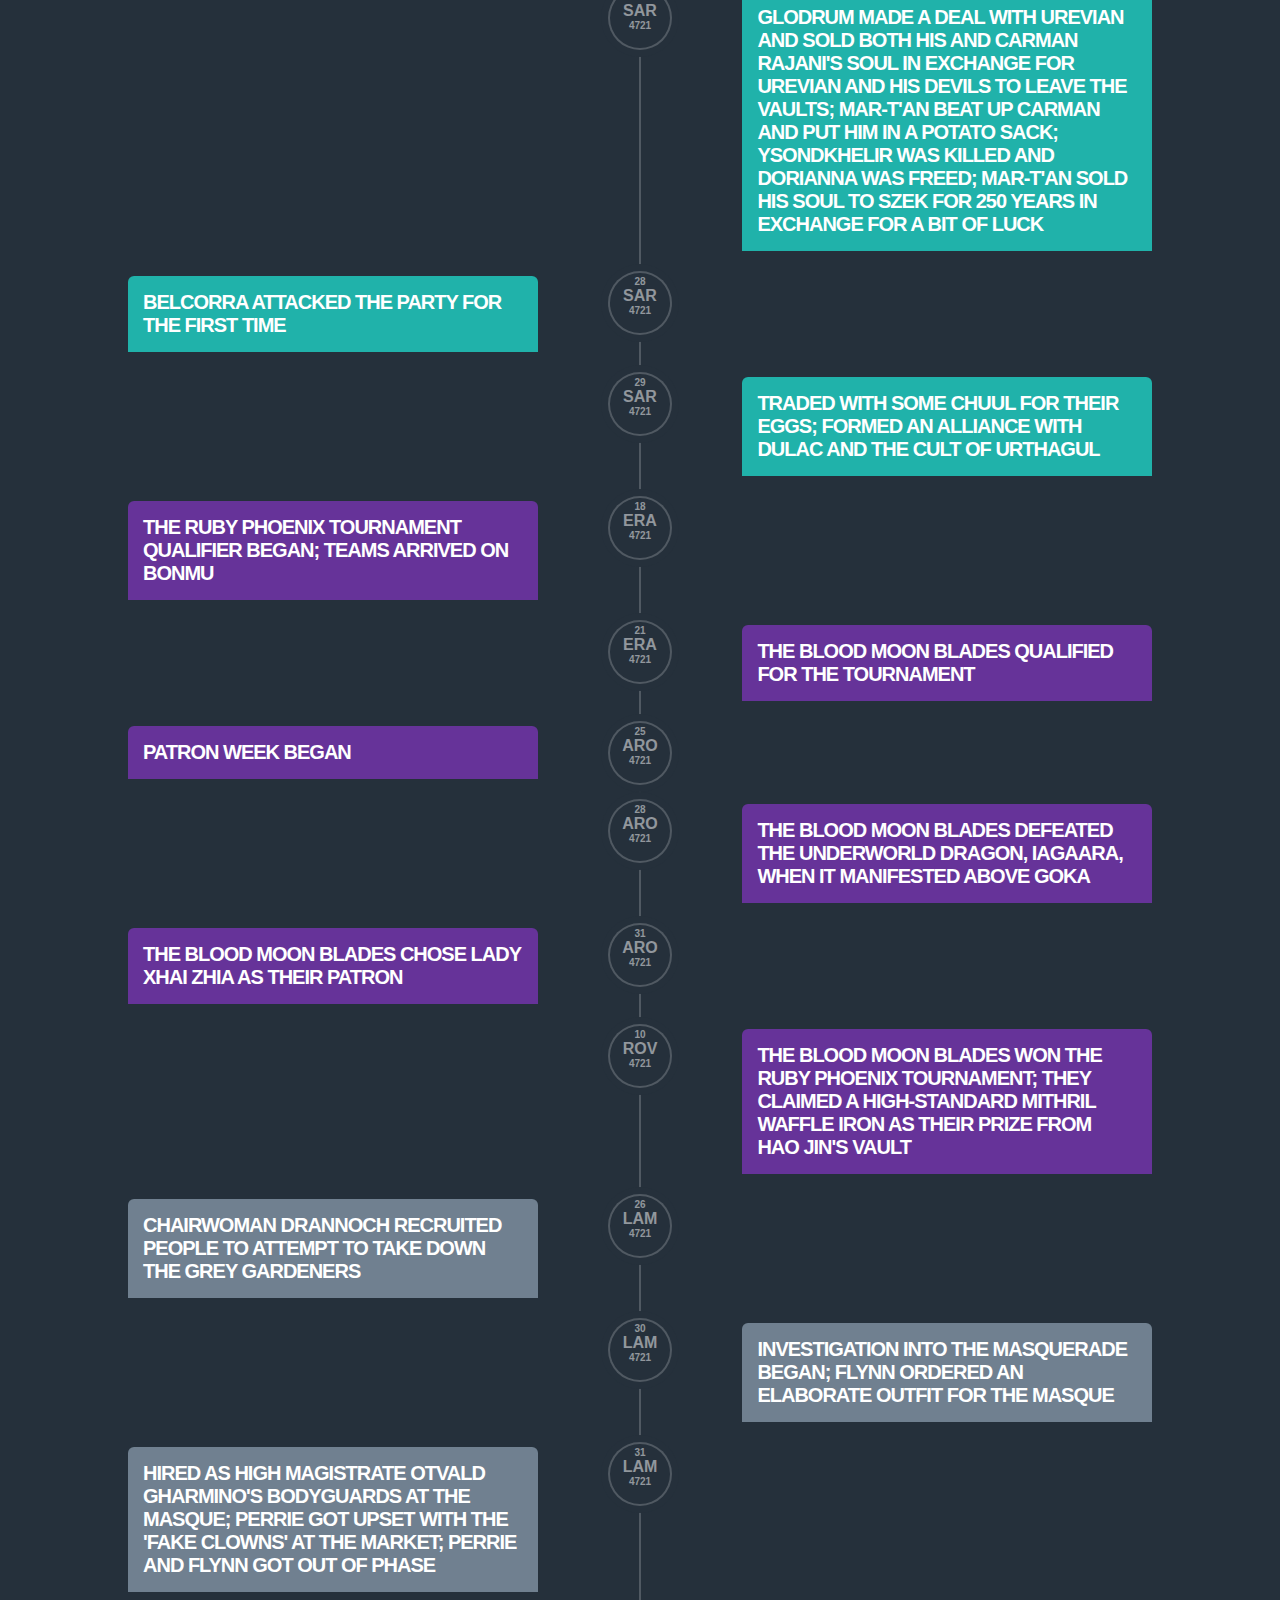
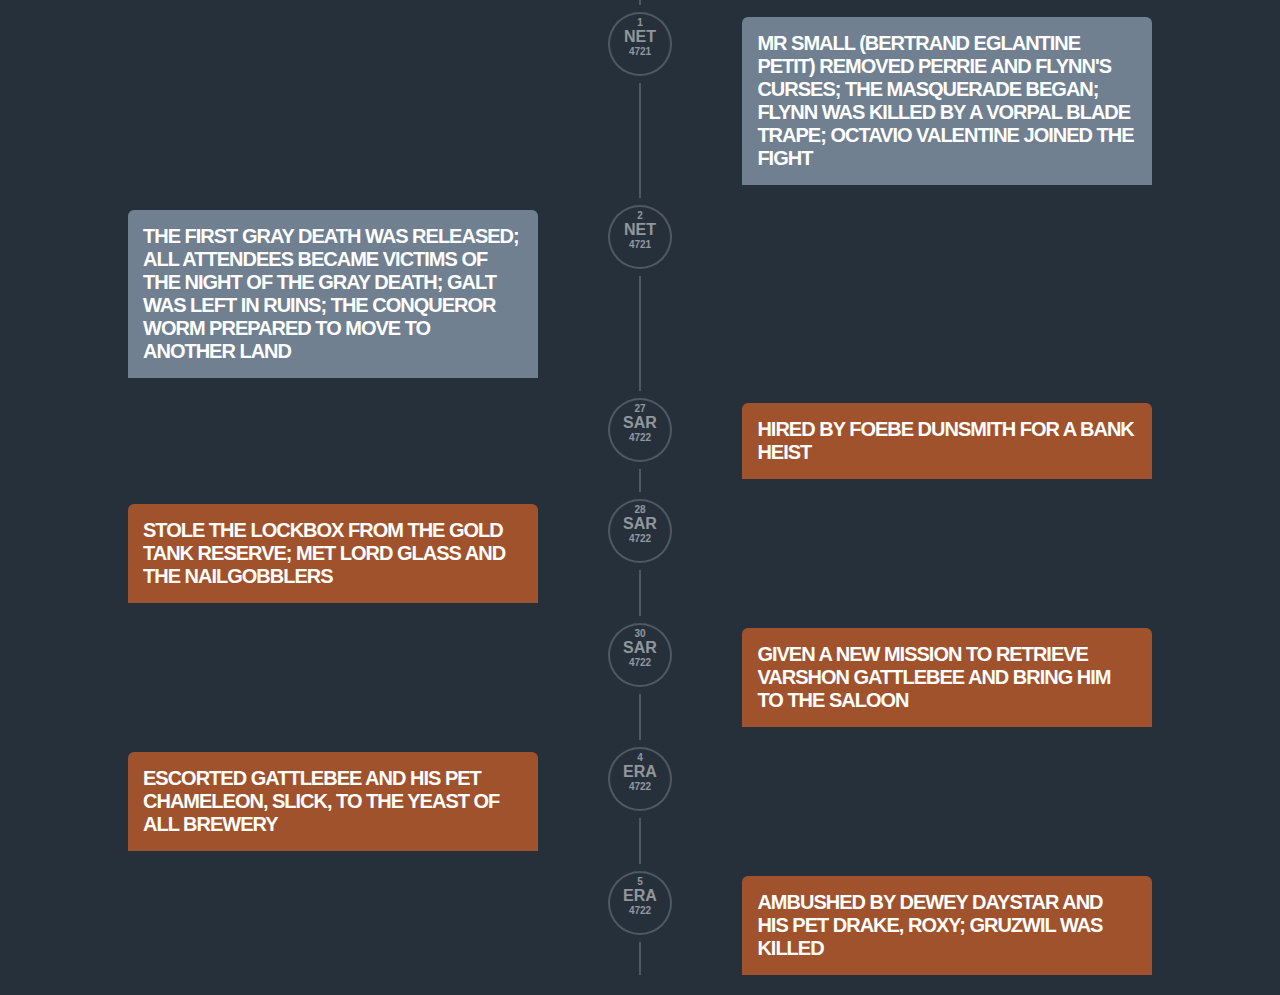
<file: timeline.html>
<!DOCTYPE html>
<html>
<meta charset="utf-8">
<meta name="viewport" content="width=sevice-width, initial-scale=1">
<link rel="stylesheet" href="timeline.css">
<body>
<section id="timeline">
</section>
<script src="timeline.js">
  getTimeline();
</script>
</body>
</html>
</file>
<file: css/timeline.css>
html, body {
  margin: 0;
  padding: 0;
  font-family: 'Roboto', sans-serif;
}

body {
  background: #25303B;
}

section#timeline {
  width: 80%;
  margin: 20px auto;
  position: relative;
}

section#timeline:before {
  content: '';
  display: block;
  position: absolute;
  left: 50%;
  top: 0;
  margin: 0 0 0 -1px;
  width: 2px;
  height: 100%;
  background: rgba(255,255,255,0.2);
}

section#timeline article {
  width: 100%;
  margin: 0 0 20px 0;
  position: relative;
}

section#timeline article:after {
  content: '';
  display: block;
  clear: both;
}

section#timeline article div.inner {
  width: 40%;
  float: left;
  margin: 5px 0 0 0;
  border-radius: 6px;
}

section#timeline article div.inner span.date {
  display: block;
  width: 60px;
  height: 54px;
  padding: 3px 0;
  position: absolute;
  top: 0;
  left: 50%;
  margin: 0 0 0 -32px;
  border-radius: 100%;
  font-size: 12px;
  font-weight: 900;
  text-transform: uppercase;
  background: #25303B;
  color: black;
  border: 2px solid rgba(255,255,255,0.2);
  box-shadow: 0 0 0 7px #25303B;
}

section#timeline article div.inner span.date span {
  display: block;
  text-align: center;
}

section#timeline article div.inner span.date span.day {
  font-size: 10px;
  padding: 3px 0 0 0;
}

section#timeline article div.inner span.date span.month {
  font-size: 16px;
}

section#timeline article div.inner span.date span.year {
  font-size: 10px;
}

/* Background Colours for Different Months */
section#timeline article div.inner span.date.aba {
  background: #F7E39A;
}

section#timeline article div.inner span.date.cal {
  background: #FECE79;
}

section#timeline article div.inner span.date.pha {
  background: #F8A555;
}

section#timeline article div.inner span.date.goz {
  background: #F4816F;
}

section#timeline article div.inner span.date.des {
  background: #F48093;
}

section#timeline article div.inner span.date.sar {
  background: #F390BC;
}

section#timeline article div.inner span.date.era {
  background: #E4B7D4;
}

section#timeline article div.inner span.date.aro {
  background: #8A8BC3;
}

section#timeline article div.inner span.date.rov {
  background: #94CAE4;
}

section#timeline article div.inner span.date.lam {
  background: #9FD9DA;
}

section#timeline article div.inner span.date.net {
  background: #97D1A9;
}

section#timeline article div.inner span.date.kut {
  background: #CAE189;
}

section#timeline article div.inner h2 {
  padding: 15px;
  margin: 0;
  color: #000;
  font-size: 20px;
  text-transform: uppercase;
  letter-spacing: -1px;
  border-radius: 6px 6px 0 0;
  position: relative;
}

section#timeline article div.inner h2:after {
  content: '';
  position: absolute;
  top: 20px;
  right: -5px;
    width: 10px;
    height: 10px;
  -webkit-transform: rotate(-45deg);
}

section#timeline article div.inner h2:nth-child(3) {
  border-radius: 0 0 6px 6px
}

section#timeline article div.inner p {
  padding: 15px;
  margin: 0;
  font-size: 14px;
  background: #000;
  color: #656565;
  border-radius: 0 0 6px 6px;
}

section#timeline article:nth-child(2n+2) div.inner {
  float: right;
}

section#timeline article:nth-child(2n+2) div.inner h2:after {
  left: -5px;
}
</file>
<file: css/topnav.css>
/* Add a black background color to the top navigation */
.topnav {
  background-color: #181f26;
  overflow: hidden;
}

/* Style the links inside the navigation bar */
.topnav button {
  float: left;
  display: block;
  background-color: #181f26;
  border: none;
  color: #f2f2f2;
  text-align: center;
  padding: 14px 16px;
  text-decoration: none;
  font-size: 12px;
  font-family: Helvetica, sans-serif;
  text-transform: uppercase;
  font-weight: 900;
}

/* Change the color of links on hover */
.topnav button:hover {
  background-color: #ddd;
  color: black;
}

/* Add an active class to highlight the selection */
.topnav button.all-link:hover {
  background-color: #003366;
  color: white;
}
.topnav button.aoa-link:hover {
  background-color: #8B0000;
  color: white;
}
.topnav button.ec-link:hover {
  background-color: #E8981B;
  color: white;
}
.topnav button.av-link:hover {
  background-color: #20B2AA;
  color: white;
}
.topnav button.notgd-link:hover {
  background-color: #708090;
  color: white;
}
.topnav button.ooa-link:hover {
  background-color: #A0522D;
  color: white;
}
/* Add an active class to highlight the current page */
.topnav button.all-link.active {
  background-color: #003366;
  color: white;
}
.topnav button.aoa-link.active {
  background-color: #8B0000;
  color: white;
}
.topnav button.ec-link.active {
  background-color: #E8981B;
  color: white;
}
.topnav button.av-link.active {
  background-color: #20B2AA;
  color: white;
}
.topnav button.notgd-link.active {
  background-color: #708090;
  color: white;
}
.topnav a.ooa-link.active {
  background-color: #A0522D;
  color: white;
}
/* Hide the link that should open and close the topnav on small screens */
.topnav .icon {
  display: none;
}

@media screen and (max-width: 600px) {
  .topnav button:not(:first-child) {display: none;}
  .topnav button.icon {
    float: right;
    display: block;
  }
}

@media screen and (max-width: 600px) {
  .topnav.responsive {position: relative;}
  .topnav.responsive button.icon {
    position: absolute;
    right: 0;
    top: 0;
  }
  .topnav.responsive button {
    float: none;
    display: block;
    text-align: left;
  }
}

/* width */
::-webkit-scrollbar {
  width: 10px;
}

/* Track */
::-webkit-scrollbar-track {
  background: #25303B;
}

/* Handle */
::-webkit-scrollbar-thumb {
  background: #181f26;
}

/* Handle on hover */
::-webkit-scrollbar-thumb:hover {
  background: #3c4b59;
}
</file>
<file: css/table.css>
section#characters {
    width: 80%;
    margin: 20px auto;
    position: relative;
  }
  
  section#characters img {
    width: 100%;
    max-width: 100px;
    height: auto;
    display: block;
    margin-left: auto;
    margin-right: auto;
  }
  
  section#characters img.dead {
    -webkit-filter: grayscale(100%); /* Safari 6.0 - 9.0 */
     filter: grayscale(100%);
  }
  
  section#characters article {
    width: 100%;
    margin: 0 0 20 px 0;
    position: relative;
  }
</file>
<file: timeline.css>
html, body {
  margin: 0;
  padding: 0;
  font-family: Helvetica, sans-serif;
}

body {
  background: #25303B;
}

section#timeline {
  width: 80%;
  margin: 20px auto;
  position: relative;
}

section#timeline:before {
  content: '';
  display: block;
  position: absolute;
  left: 50%;
  top: 0;
  margin: 0 0 0 -1px;
  width: 2px;
  height: 100%;
  background: rgba(255,255,255,0.2);
}

section#timeline article {
  width: 100%;
  margin: 0 0 20px 0;
  position: relative;
}

section#timeline article:after {
  content: '';
  display: block;
  clear: both;
}

section#timeline article div.inner {
  width: 40%;
  float: left;
  margin: 5px 0 0 0;
  border-radius: 6px;
}

section#timeline article div.inner span.date {
  display: block;
  width: 60px;
  height: 54px;
  padding: 3px 0;
  position: absolute;
  top: 0;
  left: 50%;
  margin: 0 0 0 -32px;
  border-radius: 100%;
  font-size: 12px;
  font-weight: 900;
  text-transform: uppercase;
  background: #25303B;
  color: rgba(255,255,255,0.5);
  border: 2px solid rgba(255,255,255,0.2);
  box-shadow: 0 0 0 7px #25303B;
}

section#timeline article div.inner span.date span {
  display: block;
  text-align: center;
}

section#timeline article div.inner span.date span.day {
  font-size: 10px;
}

section#timeline article div.inner span.date span.month {
  font-size: 16px;
}

section#timeline article div.inner span.date span.year {
  font-size: 10px;
}

section#timeline article div.inner h2 {
  padding: 15px;
  margin: 0;
  color: #fff;
  font-size: 20px;
  text-transform: uppercase;
  letter-spacing: -1px;
  border-radius: 6px 6px 0 0;
  position: relative;
}

section#timeline article div.inner h2:after {
  content: '';
  position: absolute;
  top: 20px;
  right: -5px;
    width: 10px;
    height: 10px;
  -webkit-transform: rotate(-45deg);
}

section#timeline article div.inner h2:nth-child(3) {
  border-radius: 0 0 6px 6px
}

section#timeline article div.inner p {
  padding: 15px;
  margin: 0;
  font-size: 14px;
  background: #fff;
  color: #656565;
  border-radius: 0 0 6px 6px;
}

section#timeline article:nth-child(2n+2) div.inner {
  float: right;
}

section#timeline article:nth-child(2n+2) div.inner h2:after {
  left: -5px;
}

section#timeline article div.inner h2.aoa {
  background: #8B0000;
}

section#timeline article div.inner h2.ec {
  background: #FF4500;
}

section#timeline article div.inner h2.fotrp {
  background: #663399;
}

section#timeline article div.inner h2.notgd {
  background: #708090;
}

section#timeline article div.inner h2.ooa {
  background: #A0522D;
}

section#timeline article div.inner h2.av {
  background: #20B2AA;
}
</file>
